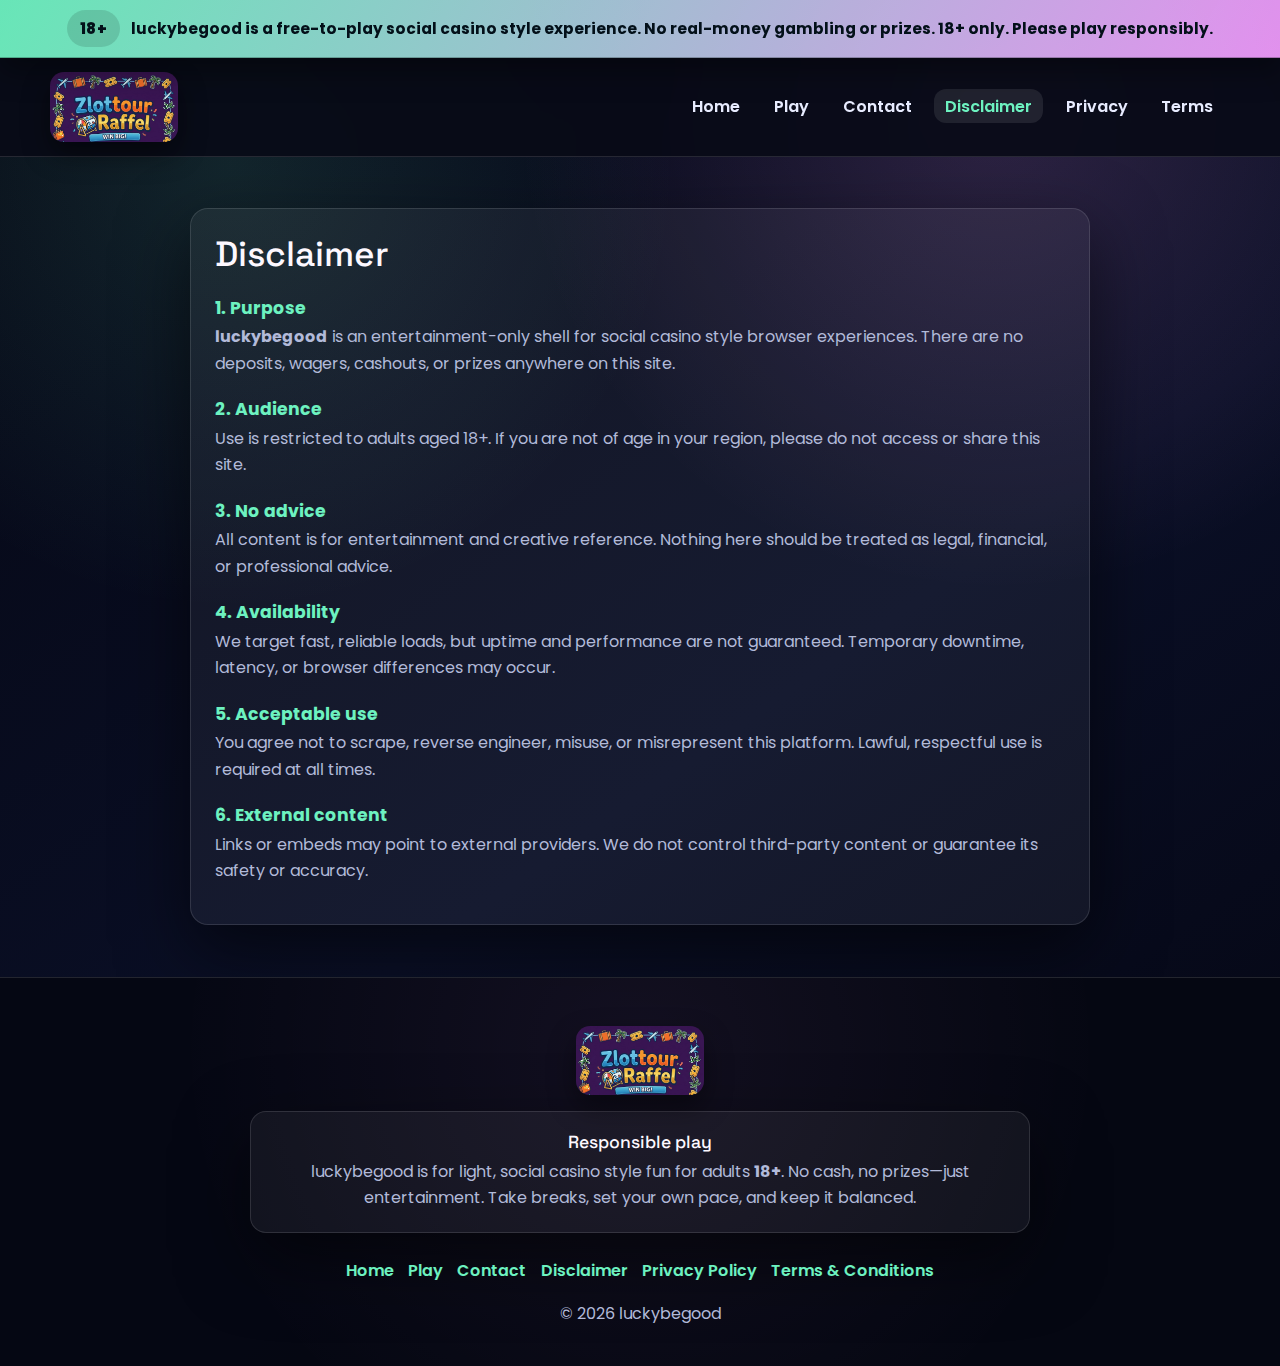
<file: disclaimer/index.html>
<!doctype html>
<html lang="en">
<head>
  <meta charset="utf-8">
  <meta name="viewport" content="width=device-width, initial-scale=1">
  <title>Disclaimer - luckybegood</title>
  <meta name="description" content="Disclaimer for luckybegood, a free-to-play, 18+ social casino style experience with no monetary prizes or deposits.">
  <link rel="preconnect" href="https://fonts.googleapis.com">
  <link rel="preconnect" href="https://fonts.gstatic.com" crossorigin>
  <link href="https://fonts.googleapis.com/css2?family=Poppins:wght@400;500;600;700&family=Space+Grotesk:wght@500;600;700&display=swap" rel="stylesheet">
  <link href="https://cdn.jsdelivr.net/npm/bootstrap@5.3.3/dist/css/bootstrap.min.css" rel="stylesheet">
  <link rel="stylesheet" href="https://cdnjs.cloudflare.com/ajax/libs/font-awesome/6.5.2/css/all.min.css">
  <link rel="icon" href="/favicon.ico">
  <link rel="apple-touch-icon" sizes="180x180" href="/apple-touch-icon.png">
  <style>
:root{--bg:#050713;--bg-2:#0a0f26;--text:#e8ecff;--muted:#b2bad9;--heading:#fdf8ff;--accent:#6df2c0;--accent-2:#f39cfe;--card:rgba(255,255,255,0.05);--card-strong:rgba(255,255,255,0.09);--border:rgba(255,255,255,0.12);--shadow:0 26px 70px rgba(0,0,0,0.55);--radius:18px;--font-heading:"Space Grotesk","Inter",system-ui,sans-serif;--font-body:"Poppins","Inter",system-ui,sans-serif;}*{box-sizing:border-box}body.nova-shell-p7q4{margin:0;min-height:100vh;font-family:var(--font-body);color:var(--text);background:radial-gradient(circle at 18% 12%, rgba(109,242,192,0.12), transparent 28%),radial-gradient(circle at 78% 8%, rgba(243,156,254,0.16), transparent 30%),linear-gradient(145deg, var(--bg), var(--bg-2) 55%, #040510);-webkit-font-smoothing:antialiased;line-height:1.65;}a{color:var(--accent);text-decoration:none;transition:color .15s ease,opacity .15s ease}a:hover{color:var(--accent-2);opacity:0.9}.link-accent-m8q5{color:var(--accent);font-weight:700}.link-accent-m8q5:hover{color:var(--accent-2)}img{max-width:100%;display:block}.shell-wrap-z4m2{width:min(1180px, 100% - 2.4rem);margin:0 auto}
.alert-strip-f2m7{background:linear-gradient(120deg, rgba(109,242,192,0.95), rgba(243,156,254,0.92));color:#031019;padding:0.6rem 0;font-weight:700;border-bottom:1px solid rgba(0,0,0,0.25);box-shadow:0 14px 28px rgba(0,0,0,0.35);position:relative;z-index:70;}
.alert-inner-v7x1{display:flex;align-items:center;justify-content:center;gap:0.7rem;flex-wrap:wrap;font-size:0.96rem;}
.alert-pill-x6c4{background:rgba(0,0,0,0.12);color:#031019;padding:0.38rem 0.78rem;border-radius:999px;font-weight:800;letter-spacing:0.5px;}
.nav-rail-q5h8{background:rgba(8,10,22,0.9);backdrop-filter:blur(14px);border-bottom:1px solid var(--border);position:sticky;top:0;z-index:60;padding:0.9rem 0;}
.nav-rail-q5h8 .navbar-brand{display:flex;align-items:center;gap:0.65rem;padding:0;}
.brand-logo-u8b4{width:128px;height:auto;border-radius:14px;box-shadow:0 12px 28px rgba(0,0,0,0.45);}
.nav-link-u4e7{color:var(--text);font-weight:600;margin:0 0.35rem;padding:0.35rem 0.7rem;border-radius:12px;transition:background .15s ease,color .15s ease;}
.nav-link-u4e7.active,.nav-link-u4e7:hover{background:var(--card-strong);color:var(--accent);}
.navbar-toggler{border:1px solid var(--border);color:var(--text)}
.navbar-toggler:focus{box-shadow:0 0 0 3px rgba(109,242,192,0.2)}
.section-title-m3y2{font-family:var(--font-heading);color:var(--heading);font-size:2.2rem;margin:0 0 0.45rem;}
.section-sub-p0c6{margin:0 0 1rem;color:var(--muted)}
.notice-slab-n7b6{padding:3.2rem 0;}
.notice-box-a9r0{max-width:900px;margin:0 auto;background:var(--card);border:1px solid var(--border);padding:1.5rem;border-radius:18px;box-shadow:var(--shadow);}
.subheading-c8q2{color:var(--accent);font-size:1.08rem;margin:1.4rem 0 0.35rem;font-weight:700;}
.footer-bar-c6u3{background:rgba(5,7,18,0.94);color:var(--text);text-align:center;padding:3rem 1rem 2.4rem;border-top:1px solid var(--border);position:relative;overflow:hidden;}
.footer-bar-c6u3::before{content:"";position:absolute;inset:0;background:radial-gradient(circle at 50% 18%, rgba(243,156,254,0.06), transparent 65%);z-index:0;}
.footer-bar-c6u3 .shell-wrap-z4m2{position:relative;z-index:1}
.footer-brand-u2m9{display:flex;align-items:center;justify-content:center;gap:0.75rem;margin-bottom:1rem;}
.footer-note-w0e3{background:var(--card);border:1px solid var(--border);color:var(--muted);max-width:780px;margin:0 auto 1.6rem;padding:1.25rem;border-radius:16px;box-shadow:var(--shadow);}
.footer-list-z1t5{display:flex;justify-content:center;gap:0.9rem;flex-wrap:wrap;padding:0;margin:0 0 1rem;list-style:none;}
.footer-list-z1t5 a{color:var(--accent);font-weight:600}
.footer-list-z1t5 a:hover{color:var(--accent-2)}
.footer-copy-l5u7{color:var(--muted);margin:0}
.scroll-top-d8n2{position:fixed;right:22px;bottom:22px;width:46px;height:46px;border-radius:50%;border:none;background:var(--accent);color:#051019;display:flex;align-items:center;justify-content:center;cursor:pointer;box-shadow:0 16px 34px rgba(0,0,0,0.55);opacity:0;visibility:hidden;transition:all .16s ease;z-index:90;}
.scroll-top-d8n2.show{opacity:1;visibility:visible}
.scroll-top-d8n2:hover{background:var(--accent-2)}
.sr-only{position:absolute;width:1px;height:1px;padding:0;margin:-1px;overflow:hidden;clip:rect(0,0,0,0);border:0;}
@media(max-width:768px){.nav-rail-q5h8{padding:0.75rem 0}}
@media(max-width:576px){.brand-logo-u8b4{width:112px}}
  </style>
</head>
<body class="nova-shell-p7q4">

<div class="alert-strip-f2m7">
  <div class="shell-wrap-z4m2 alert-inner-v7x1">
    <span class="alert-pill-x6c4">18+</span>
    <span>luckybegood is a free-to-play social casino style experience. No real-money gambling or prizes. 18+ only. Please play responsibly.</span>
  </div>
</div>

<nav class="navbar navbar-expand-lg nav-rail-q5h8">
  <div class="shell-wrap-z4m2 d-flex align-items-center justify-content-between">
    <a class="navbar-brand" href="/">
      <img class="brand-logo-u8b4" src="../assets/img.png" alt="luckybegood logo">
      <span class="sr-only">luckybegood</span>
    </a>
    <button class="navbar-toggler" type="button" data-bs-toggle="collapse" data-bs-target="#navMenu" aria-controls="navMenu" aria-expanded="false" aria-label="Toggle navigation">
      <span class="navbar-toggler-icon"><i class="fas fa-bars"></i></span>
    </button>
    <div class="collapse navbar-collapse justify-content-end" id="navMenu">
      <ul class="navbar-nav mb-2 mb-lg-0 align-items-lg-center">
        <li class="nav-item"><a class="nav-link-u4e7" href="/">Home</a></li>
        <li class="nav-item"><a class="nav-link-u4e7" href="/play">Play</a></li>
        <li class="nav-item"><a class="nav-link-u4e7" href="/#contact">Contact</a></li>
        <li class="nav-item"><a class="nav-link-u4e7 active" href="/disclaimer">Disclaimer</a></li>
        <li class="nav-item"><a class="nav-link-u4e7" href="/privacy-policy">Privacy</a></li>
        <li class="nav-item"><a class="nav-link-u4e7" href="/terms-and-conditions">Terms</a></li>
      </ul>
    </div>
  </div>
</nav>

<section id="disclaimer" class="notice-slab-n7b6">
  <div class="shell-wrap-z4m2">
    <div class="notice-box-a9r0">
      <h2 class="section-title-m3y2">Disclaimer</h2>
      <h3 class="subheading-c8q2">1. Purpose</h3>
      <p class="section-sub-p0c6"><strong>luckybegood</strong> is an entertainment-only shell for social casino style browser experiences. There are no deposits, wagers, cashouts, or prizes anywhere on this site.</p>
      <h3 class="subheading-c8q2">2. Audience</h3>
      <p class="section-sub-p0c6">Use is restricted to adults aged 18+. If you are not of age in your region, please do not access or share this site.</p>
      <h3 class="subheading-c8q2">3. No advice</h3>
      <p class="section-sub-p0c6">All content is for entertainment and creative reference. Nothing here should be treated as legal, financial, or professional advice.</p>
      <h3 class="subheading-c8q2">4. Availability</h3>
      <p class="section-sub-p0c6">We target fast, reliable loads, but uptime and performance are not guaranteed. Temporary downtime, latency, or browser differences may occur.</p>
      <h3 class="subheading-c8q2">5. Acceptable use</h3>
      <p class="section-sub-p0c6">You agree not to scrape, reverse engineer, misuse, or misrepresent this platform. Lawful, respectful use is required at all times.</p>
      <h3 class="subheading-c8q2">6. External content</h3>
      <p class="section-sub-p0c6">Links or embeds may point to external providers. We do not control third-party content or guarantee its safety or accuracy.</p>
    </div>
  </div>
</section>

<footer class="footer-bar-c6u3">
  <div class="shell-wrap-z4m2">
    <div class="footer-brand-u2m9">
      <img class="brand-logo-u8b4" src="../assets/img.png" alt="luckybegood logo">
      <span class="sr-only">luckybegood</span>
    </div>
    <div class="footer-note-w0e3">
      <h5 class="section-title-m3y2" style="margin-bottom:0.35rem; font-size:1.1rem;">Responsible play</h5>
      <p class="section-sub-p0c6" style="margin:0;">
        luckybegood is for light, social casino style fun for adults <strong>18+</strong>. No cash, no prizes—just entertainment.
        Take breaks, set your own pace, and keep it balanced.
      </p>
    </div>
    <ul class="footer-list-z1t5">
      <li><a href="/">Home</a></li>
      <li><a href="/play">Play</a></li>
      <li><a href="/#contact">Contact</a></li>
      <li><a href="/disclaimer">Disclaimer</a></li>
      <li><a href="/privacy-policy">Privacy Policy</a></li>
      <li><a href="/terms-and-conditions">Terms &amp; Conditions</a></li>
    </ul>
    <p class="footer-copy-l5u7">© <span data-year></span> luckybegood</p>
  </div>
</footer>

<button id="hubScrollTop" class="scroll-top-d8n2" aria-label="Scroll to top">
  <i class="fas fa-chevron-up"></i>
</button>

<script src="https://cdn.jsdelivr.net/npm/bootstrap@5.3.3/dist/js/bootstrap.bundle.min.js"></script>
<script src="../assets/main.js" defer></script>
</body>
</html>
</file>
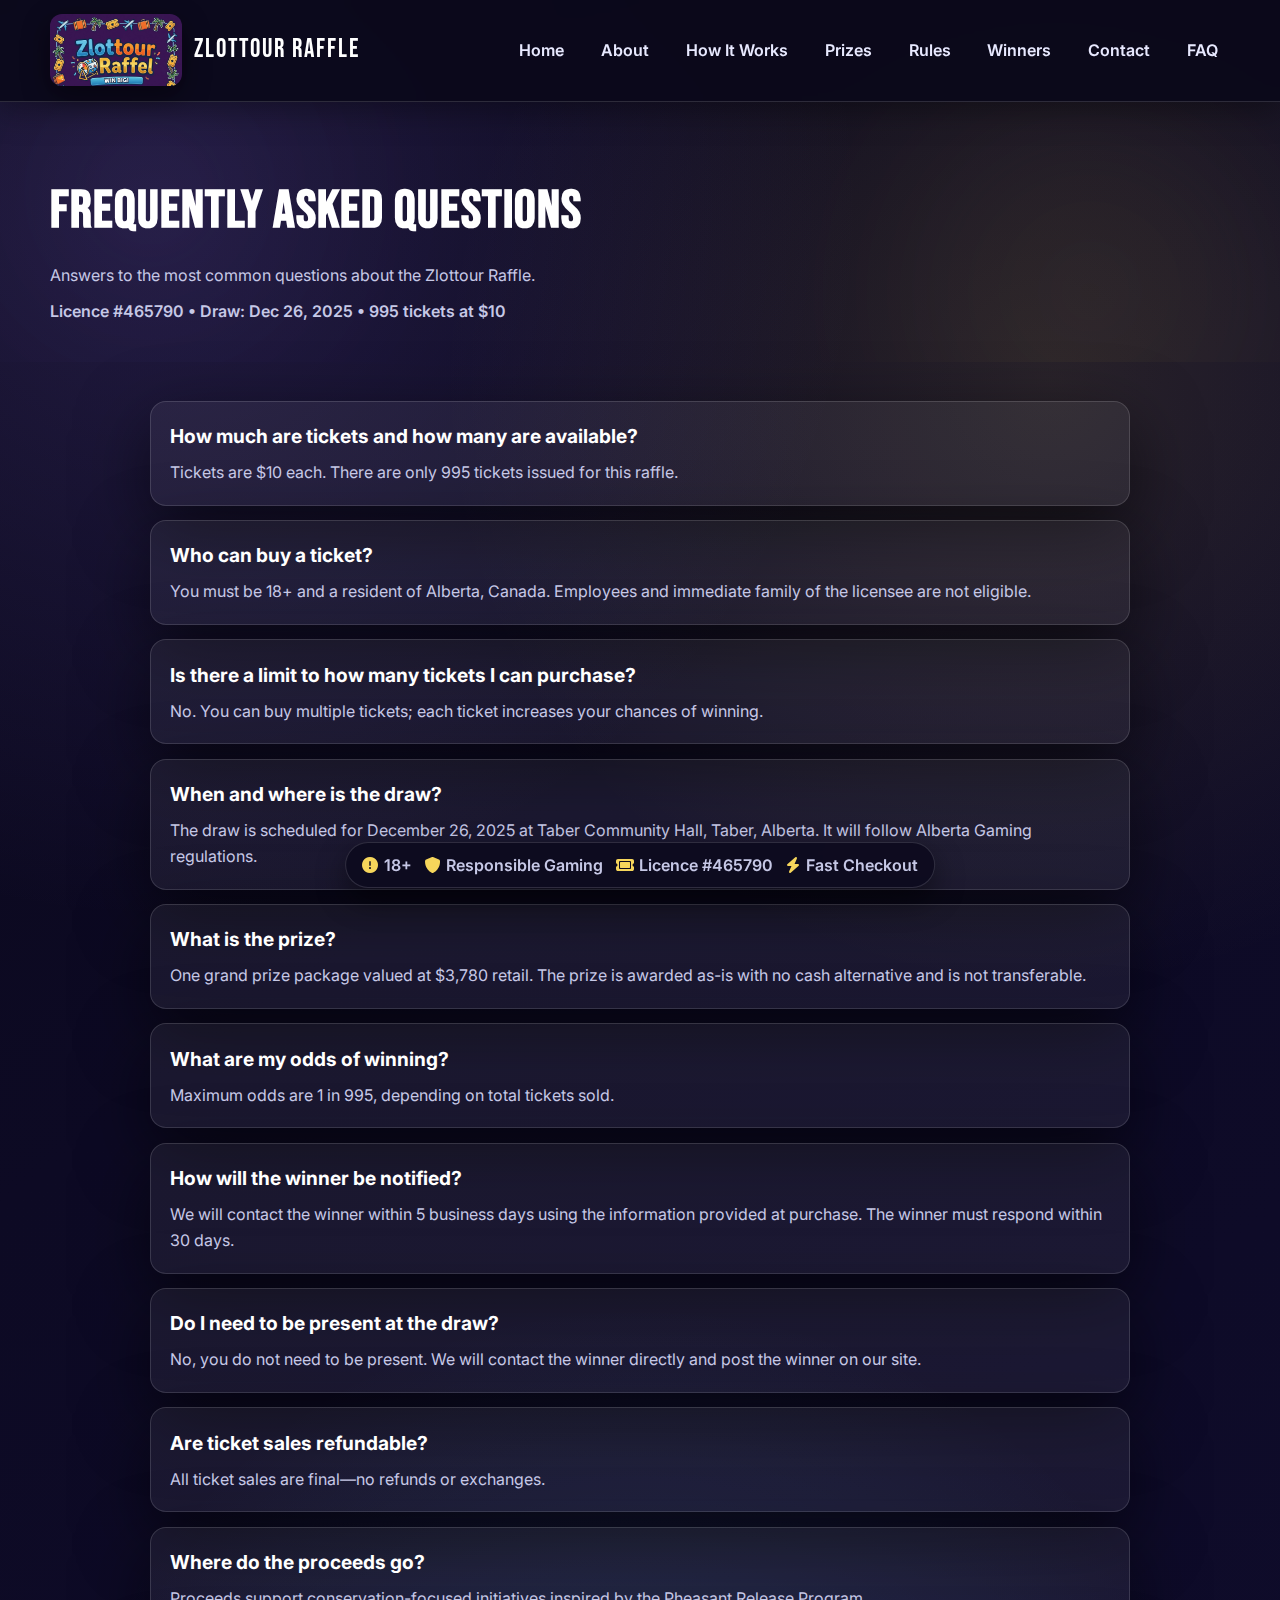
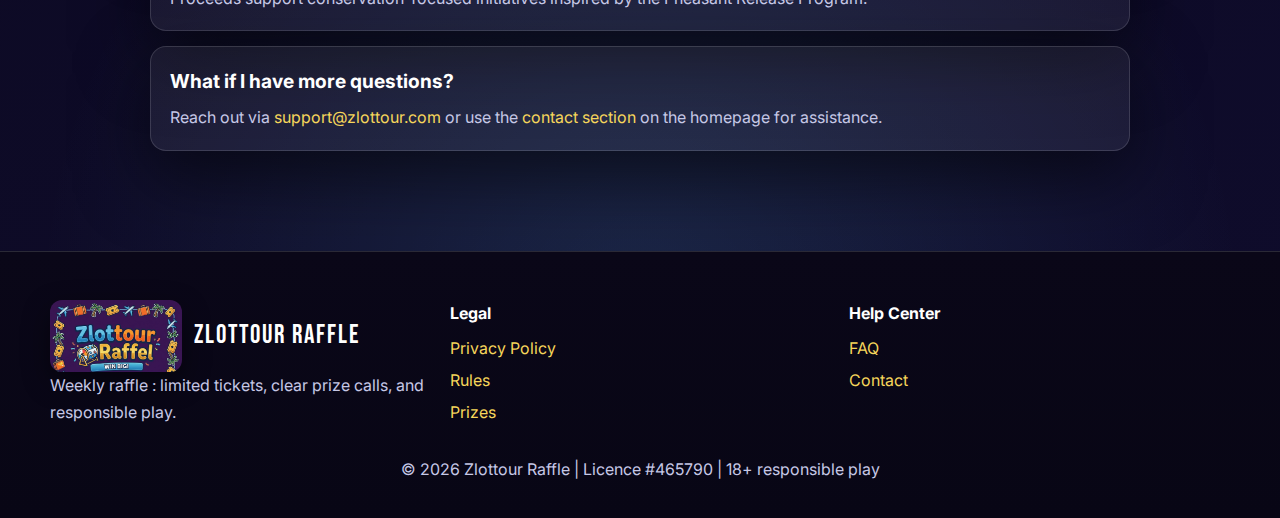
<file: faq/index.html>
<!doctype html>
<html lang="en">
<head>
  <meta charset="utf-8">
  <meta name="viewport" content="width=device-width, initial-scale=1">
  <link rel="icon" type="image/x-icon" href="/favicon.ico">
  <title>FAQ — Zlottour Raffle</title>
  <meta name="description" content="FAQ for Zlottour Raffle: $10 tickets (995 total), $3,780 prize, draw Dec 26, 2025, licence #465790. Eligibility, odds, notifications, refunds, and proceeds.">
  <link rel="preconnect" href="https://fonts.googleapis.com">
  <link rel="preconnect" href="https://fonts.gstatic.com" crossorigin>
  <link href="https://fonts.googleapis.com/css2?family=Inter:wght@400;500;600;700;800;900&family=Bebas+Neue&display=swap" rel="stylesheet">
  <link rel="stylesheet" href="https://cdnjs.cloudflare.com/ajax/libs/font-awesome/6.5.2/css/all.min.css">
  <style>
:root{
  --bg: #0d0b21;
  --panel: rgba(255,255,255,0.06);
  --panel-strong: rgba(255,255,255,0.1);
  --text: #e8e9ff;
  --muted: #c6c8e6;
  --heading: #ffffff;
  --accent: #f6d65b;
  --secondary: #9a7bff;
  --primary: #130f2e;
  --border: rgba(255,255,255,0.14);
  --radius: 16px;
  --shadow: 0 24px 70px rgba(0,0,0,0.55);
  --font-display: "Bebas Neue", "Inter", system-ui, sans-serif;
  --font-body: "Inter", system-ui, sans-serif;
}
*{box-sizing:border-box}
body{margin:0; font-family:var(--font-body); background:radial-gradient(circle at 12% 10%, rgba(154,123,255,0.16), transparent 32%),radial-gradient(circle at 82% 18%, rgba(246,214,91,0.12), transparent 30%),radial-gradient(circle at 50% 90%, rgba(108,205,255,0.14), transparent 30%),linear-gradient(145deg, #0a0819 0%, #0d0a24 40%, #0f0c2c 100%); color:var(--text); line-height:1.65; min-height:100vh; -webkit-font-smoothing:antialiased}
a{color:var(--accent); text-decoration:none; transition:color .18s ease, opacity .18s ease}
a:hover{color:var(--secondary); opacity:0.92}
.container{width:min(1180px, 100% - 2.4rem); margin:0 auto}

.topbar{position:sticky; top:0; z-index:80; background:rgba(10,8,25,0.9); backdrop-filter:blur(16px); border-bottom:1px solid var(--border); box-shadow:0 8px 30px rgba(0,0,0,0.35)}
.nav-wrap{display:flex; align-items:center; justify-content:space-between; gap:1rem; padding:0.9rem 0}
.brand{display:flex; align-items:center; gap:0.75rem}
.brand img{width:132px; border-radius:12px; box-shadow:0 10px 28px rgba(0,0,0,0.45)}
.brand-name{font-family:var(--font-display); letter-spacing:2px; font-size:1.6rem; color:var(--heading)}
.nav-links{display:flex; align-items:center; gap:0.8rem}
.nav-links a{color:var(--text); font-weight:600; padding:0.45rem 0.75rem; border-radius:12px; transition:background .15s ease, color .15s ease}
.nav-links a:hover{background:var(--panel); color:var(--accent)}
.nav-links .btn{padding:0.72rem 1rem}
.menu-toggle{display:none; background:var(--panel); border:1px solid var(--border); color:var(--text); padding:0.55rem 0.75rem; border-radius:12px}

.btn{display:inline-flex; align-items:center; justify-content:center; gap:0.45rem; padding:0.78rem 1.6rem; border-radius:12px; font-weight:700; border:1px solid transparent; cursor:pointer; transition:transform .16s ease, box-shadow .2s ease, background .2s ease, color .2s ease}
.btn{white-space:nowrap}
.btn.primary{background:linear-gradient(135deg, var(--secondary), var(--accent)); color:#0b0920; box-shadow:0 12px 36px rgba(0,0,0,0.35)}
.btn.primary:hover{transform:translateY(-2px)}
.btn.ghost{background:var(--panel); border-color:var(--border); color:var(--text)}
.btn.ghost:hover{color:var(--accent)}

.hero{position:relative; overflow:hidden; padding:clamp(2.6rem, 6vw, 4rem) 0 2.4rem}
.hero::before,.hero::after{content:""; position:absolute; width:420px; height:420px; border-radius:50%; filter:blur(120px); opacity:0.35; z-index:0}
.hero::before{top:-120px; left:-60px; background:radial-gradient(circle, rgba(154,123,255,0.45), transparent 60%)}
.hero::after{bottom:-140px; right:-20px; background:radial-gradient(circle, rgba(246,214,91,0.4), transparent 60%)}
.hero-inner{position:relative; z-index:1; display:grid; grid-template-columns:1fr; gap:0.4rem; text-align:left}
.hero-title{font-family:var(--font-display); font-size:clamp(2.3rem, 5vw, 3.4rem); letter-spacing:1px; margin:0 0 0.4rem; color:var(--heading)}
.hero-sub{color:var(--muted); margin:0 0 0.6rem; max-width:880px}
.meta{color:var(--muted); font-weight:600; margin:0}

.faq-section{padding:2.4rem 0; max-width:980px; margin:0 auto}
.faq-item{background:var(--panel); border:1px solid var(--border); border-radius:16px; padding:1.2rem; box-shadow:var(--shadow); margin-bottom:0.9rem}
.faq-item h3{margin:0 0 0.4rem; color:var(--heading); font-size:1.2rem}
.faq-item p{margin:0; color:var(--muted)}

.highlight{background:var(--panel-strong); border:1px solid var(--border); border-left:4px solid var(--accent); border-radius:14px; padding:1.2rem; box-shadow:var(--shadow); margin:1.2rem 0; color:var(--muted)}
.highlight strong{color:var(--heading)}

.footer{background:linear-gradient(180deg, #0a0718, #080615); border-top:1px solid var(--border); padding:3rem 0 2.2rem; margin-top:3rem}
.footer-grid{display:grid; grid-template-columns:repeat(auto-fit, minmax(240px, 1fr)); gap:1.2rem; margin-bottom:1.6rem}
.footer h4{margin:0 0 0.5rem; color:var(--heading)}
.footer p{margin:0; color:var(--muted)}
.footer ul{list-style:none; padding:0; margin:0}
.footer li{margin:0.35rem 0}
.footer-copy{text-align:center; color:var(--muted); margin:0}

.sticky-ribbon{position:fixed; bottom:12px; left:50%; transform:translateX(-50%); background:rgba(12,10,30,0.9); border:1px solid var(--border); border-radius:999px; padding:0.55rem 1rem; display:flex; align-items:center; gap:0.8rem; box-shadow:0 12px 30px rgba(0,0,0,0.45); backdrop-filter:blur(10px); z-index:60; flex-wrap:wrap}
.sticky-ribbon .item{display:flex; align-items:center; gap:0.35rem; color:var(--muted); font-weight:600}
.sticky-ribbon .item i{color:var(--accent)}

.scroll-top{position:fixed; right:18px; bottom:70px; width:46px; height:46px; border-radius:50%; border:none; background:var(--accent); color:#0b0920; display:flex; align-items:center; justify-content:center; cursor:pointer; box-shadow:0 14px 34px rgba(0,0,0,0.55); opacity:0; visibility:hidden; transition:all .16s; z-index:65}
.scroll-top.show{opacity:1; visibility:visible}
.scroll-top:hover{background:var(--secondary); color:#fff}

@media (max-width: 960px){
  .nav-links{position:absolute; left:0; right:0; top:100%; background:rgba(10,8,25,0.96); padding:0.8rem 1.2rem 1rem; flex-direction:column; align-items:flex-start; border-bottom:1px solid var(--border); display:none}
  .nav-links.open{display:flex}
  .menu-toggle{display:inline-flex}
}
@media (max-width: 720px){
  .brand img{width:112px}
  .sticky-ribbon{bottom:14px; border-radius:16px}
}
  </style>
</head>
<body class="Zlottour">
  <header class="topbar">
    <div class="container nav-wrap">
      <a class="brand" href="/">
        <img src="../assets/img.png" alt="Zlottour logo">
        <span class="brand-name">Zlottour Raffle</span>
      </a>
      <button class="menu-toggle" type="button" aria-label="Toggle menu" data-menu-toggle>
        <i class="fa-solid fa-bars"></i>
      </button>
      <nav class="nav-links" id="navMenu">
        <a href="/">Home</a>
        <a href="/#impact">About</a>
        <a href="/#how">How It Works</a>
        <a href="/prizes">Prizes</a>
        <a href="/rules">Rules</a>
        <a href="/#winners">Winners</a>
        <a href="/#contact">Contact</a>
        <a href="/faq">FAQ</a>
      </nav>
    </div>
  </header>

  <main>
    <section class="hero" id="faq">
      <div class="container hero-inner">
        <div>
          <h1 class="hero-title">Frequently Asked Questions</h1>
          <p class="hero-sub">Answers to the most common questions about the Zlottour Raffle.</p>
          <p class="meta">Licence #465790 • Draw: Dec 26, 2025 • 995 tickets at $10</p>
        </div>
      </div>
    </section>

    <section class="faq-section" aria-labelledby="faq-list">
      <div class="faq-item">
        <h3>How much are tickets and how many are available?</h3>
        <p>Tickets are $10 each. There are only 995 tickets issued for this raffle.</p>
      </div>

      <div class="faq-item">
        <h3>Who can buy a ticket?</h3>
        <p>You must be 18+ and a resident of Alberta, Canada. Employees and immediate family of the licensee are not eligible.</p>
      </div>

      <div class="faq-item">
        <h3>Is there a limit to how many tickets I can purchase?</h3>
        <p>No. You can buy multiple tickets; each ticket increases your chances of winning.</p>
      </div>

      <div class="faq-item">
        <h3>When and where is the draw?</h3>
        <p>The draw is scheduled for December 26, 2025 at Taber Community Hall, Taber, Alberta. It will follow Alberta Gaming regulations.</p>
      </div>

      <div class="faq-item">
        <h3>What is the prize?</h3>
        <p>One grand prize package valued at $3,780 retail. The prize is awarded as-is with no cash alternative and is not transferable.</p>
      </div>

      <div class="faq-item">
        <h3>What are my odds of winning?</h3>
        <p>Maximum odds are 1 in 995, depending on total tickets sold.</p>
      </div>

      <div class="faq-item">
        <h3>How will the winner be notified?</h3>
        <p>We will contact the winner within 5 business days using the information provided at purchase. The winner must respond within 30 days.</p>
      </div>

      <div class="faq-item">
        <h3>Do I need to be present at the draw?</h3>
        <p>No, you do not need to be present. We will contact the winner directly and post the winner on our site.</p>
      </div>

      <div class="faq-item">
        <h3>Are ticket sales refundable?</h3>
        <p>All ticket sales are final—no refunds or exchanges.</p>
      </div>

      <div class="faq-item">
        <h3>Where do the proceeds go?</h3>
        <p>Proceeds support conservation-focused initiatives inspired by the Pheasant Release Program.</p>
      </div>

      <div class="faq-item">
        <h3>What if I have more questions?</h3>
        <p>Reach out via <a href="mailto:support@zlottour.com">support@zlottour.com</a> or use the <a href="/#contact">contact section</a> on the homepage for assistance.</p>
      </div>
    </section>
  </main>

  <footer class="footer">
    <div class="container">
      <div class="footer-grid">
        <div>
          <div class="brand">
            <img src="../assets/img.png" alt="Zlottour logo">
            <span class="brand-name">Zlottour Raffle</span>
          </div>
          <p>Weekly raffle : limited tickets, clear prize calls, and responsible play.</p>
        </div>
        <div>
          <h4>Legal</h4>
          <ul>
            <li><a href="/privacy-policy">Privacy Policy</a></li>
            <li><a href="/rules">Rules</a></li>
            <li><a href="/prizes">Prizes</a></li>
          </ul>
        </div>
        <div>
          <h4>Help Center</h4>
          <ul>
            <li><a href="/faq">FAQ</a></li>
            <li><a href="/#contact">Contact</a></li>
          </ul>
        </div>
      </div>
      <p class="footer-copy">© <span data-year></span> Zlottour Raffle | Licence #465790 | 18+ responsible play</p>
    </div>
  </footer>

  <div class="sticky-ribbon">
    <div class="item"><i class="fa-solid fa-circle-exclamation"></i> 18+</div>
    <div class="item"><i class="fa-solid fa-shield"></i> Responsible Gaming</div>
    <div class="item"><i class="fa-solid fa-ticket"></i> Licence #465790</div>
    <div class="item"><i class="fa-solid fa-bolt"></i> Fast Checkout</div>
  </div>

  <button id="hubScrollTop" class="scroll-top" aria-label="Scroll to top">
    <i class="fa-solid fa-chevron-up"></i>
  </button>

  <script src="../assets/main.js" defer></script>
</body>
</html>
</file>
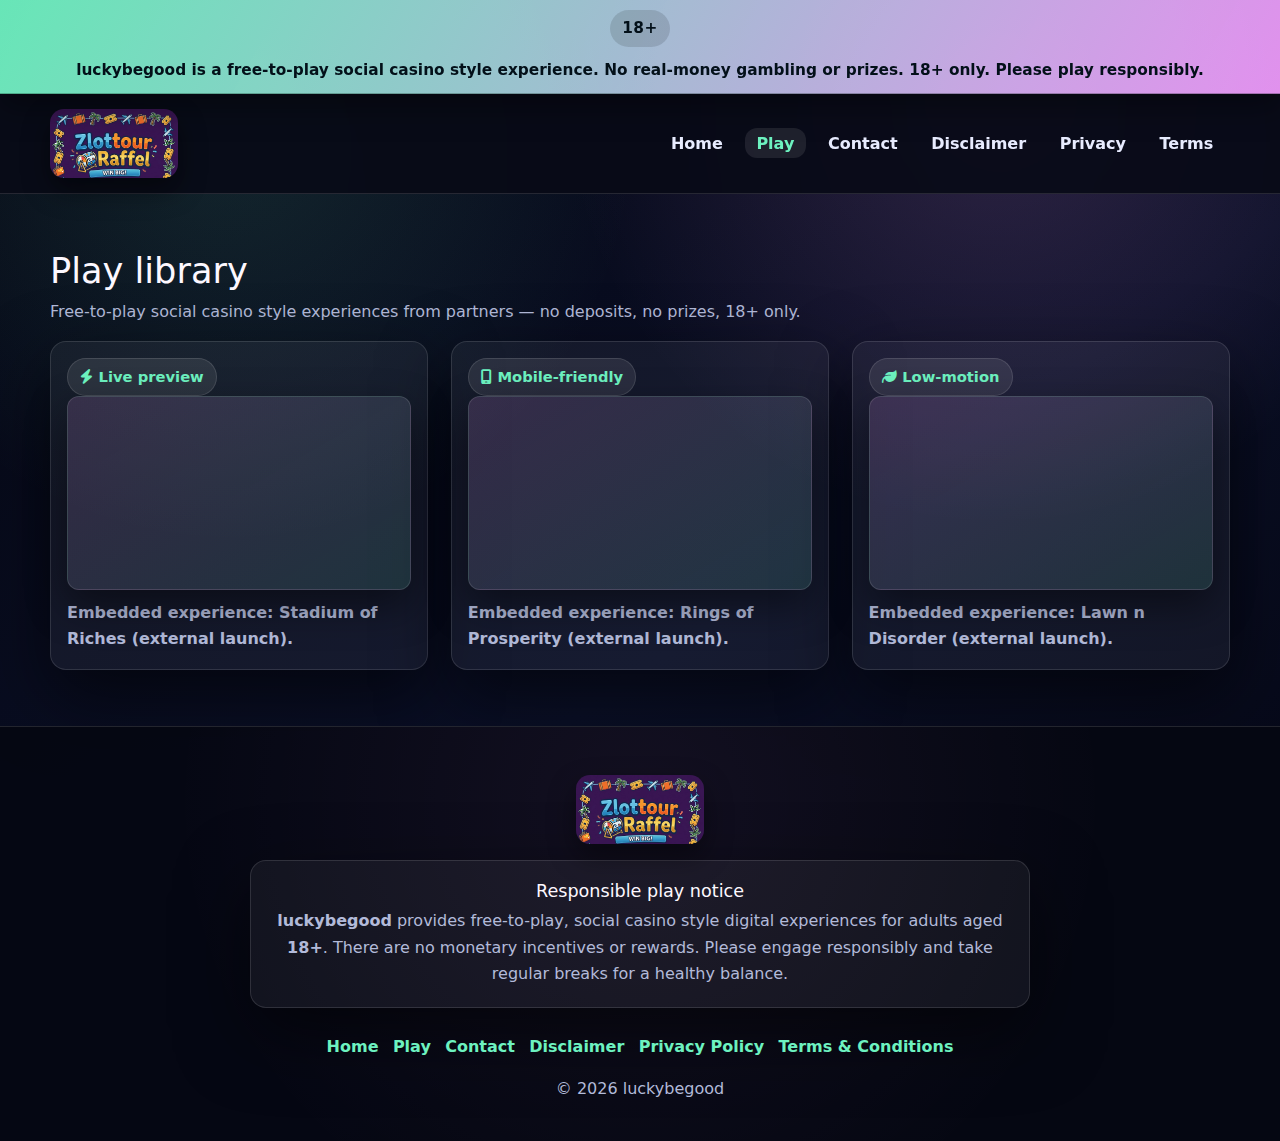
<file: play/index.html>
<!doctype html>
<html lang="en">
<head>
  <meta charset="utf-8">
  <meta name="viewport" content="width=device-width, initial-scale=1">
  <title>Play — luckybegood</title>
  <meta name="description" content="Play free-to-play social casino style experiences on luckybegood. No real-money gambling or prizes. 18+ only.">
  <link rel="icon" href="/favicon.ico">
  <link rel="apple-touch-icon" sizes="180x180" href="/apple-touch-icon.png">
  <link href="https://cdn.jsdelivr.net/npm/bootstrap@5.3.3/dist/css/bootstrap.min.css" rel="stylesheet">
  <link rel="stylesheet" href="https://cdnjs.cloudflare.com/ajax/libs/font-awesome/6.5.2/css/all.min.css">
  <style>
:root{
  --bg:#050713;
  --bg-2:#0a0f26;
  --text:#e8ecff;
  --muted:#b2bad9;
  --heading:#fdf8ff;
  --accent:#6df2c0;
  --accent-2:#f39cfe;
  --card:rgba(255,255,255,0.05);
  --card-strong:rgba(255,255,255,0.09);
  --border:rgba(255,255,255,0.12);
  --shadow:0 26px 70px rgba(0,0,0,0.55);
  --radius:18px;
  --font-heading:"Space Grotesk","Inter",system-ui,sans-serif;
  --font-body:"Poppins","Inter",system-ui,sans-serif;
}
*{box-sizing:border-box}
body.nova-shell-p7q4{
  margin:0;
  min-height:100vh;
  font-family:var(--font-body);
  color:var(--text);
  background:
    radial-gradient(circle at 18% 12%, rgba(109,242,192,0.12), transparent 28%),
    radial-gradient(circle at 78% 8%, rgba(243,156,254,0.16), transparent 30%),
    linear-gradient(145deg, var(--bg), var(--bg-2) 55%, #040510);
  -webkit-font-smoothing:antialiased;
  line-height:1.65;
}
a{color:var(--accent); text-decoration:none; transition:color .15s ease,opacity .15s ease}
a:hover{color:var(--accent-2); opacity:0.9}
.link-accent-m8q5{color:var(--accent); font-weight:700}
.link-accent-m8q5:hover{color:var(--accent-2)}
img{max-width:100%; display:block}
.shell-wrap-z4m2{width:min(1180px, 100% - 2.4rem); margin:0 auto}

.alert-strip-f2m7{background:linear-gradient(120deg, rgba(109,242,192,0.95), rgba(243,156,254,0.92)); color:#031019; padding:0.6rem 0; font-weight:700; border-bottom:1px solid rgba(0,0,0,0.25); box-shadow:0 14px 28px rgba(0,0,0,0.35); position:relative; z-index:70;}
.alert-inner-v7x1{display:flex; align-items:center; justify-content:center; gap:0.7rem; flex-wrap:wrap; font-size:0.96rem;}
.alert-pill-x6c4{background:rgba(0,0,0,0.12); color:#031019; padding:0.38rem 0.78rem; border-radius:999px; font-weight:800; letter-spacing:0.5px;}

.nav-rail-q5h8{background:rgba(8,10,22,0.9); backdrop-filter:blur(14px); border-bottom:1px solid var(--border); position:sticky; top:0; z-index:60; padding:0.9rem 0;}
.nav-rail-q5h8 .navbar-brand{display:flex; align-items:center; gap:0.65rem; padding:0;}
.brand-logo-u8b4{width:128px; height:auto; border-radius:14px; box-shadow:0 12px 28px rgba(0,0,0,0.45);}
.nav-link-u4e7{color:var(--text); font-weight:600; margin:0 0.35rem; padding:0.35rem 0.7rem; border-radius:12px; transition:background .15s ease,color .15s ease;}
.nav-link-u4e7.active,.nav-link-u4e7:hover{background:var(--card-strong); color:var(--accent);}
.navbar-toggler{border:1px solid var(--border); color:var(--text)}
.navbar-toggler:focus{box-shadow:0 0 0 3px rgba(109,242,192,0.2)}

.btn-main-m2p9,.btn-ghost-r4d0{display:inline-flex; align-items:center; justify-content:center; gap:0.4rem; padding:0.82rem 1.7rem; border-radius:12px; font-weight:700; border:1px solid transparent; cursor:pointer; transition:transform .16s ease, box-shadow .2s ease, background .2s ease, color .2s ease; text-decoration:none;}
.btn-main-m2p9{background:linear-gradient(130deg, var(--accent), var(--accent-2)); color:#07111b; box-shadow:0 16px 36px rgba(0,0,0,0.42);}
.btn-main-m2p9:hover{transform:translateY(-2px)}
.btn-ghost-r4d0{background:var(--card); border-color:var(--border); color:var(--text);}
.btn-ghost-r4d0:hover{color:var(--accent)}

.section-title-m3y2{font-family:var(--font-heading); color:var(--heading); font-size:2.2rem; margin:0 0 0.45rem;}
.section-sub-p0c6{margin:0 0 1rem; color:var(--muted)}

.game-stack-t1y7{padding:3.5rem 0;}
.frame-grid-z9w2{display:grid; grid-template-columns:repeat(auto-fit, minmax(320px,1fr)); gap:1.4rem;}
.game-card-f6m4{background:var(--card); border:1px solid var(--border); border-radius:16px; padding:1rem; box-shadow:var(--shadow);}
.frame-box-p0q9{position:relative; width:100%; border-radius:12px; overflow:hidden; background:linear-gradient(150deg, rgba(243,156,254,0.15), rgba(109,242,192,0.12)); border:1px solid var(--border); box-shadow:0 16px 40px rgba(0,0,0,0.45);}
.frame-box-p0q9::before{content:""; display:block; padding-top:56.25%;}
.frame-box-p0q9 iframe{position:absolute; inset:0; width:100%; height:100%; border:0;}
.game-chip-e6s1{display:inline-flex; align-items:center; gap:0.35rem; padding:0.35rem 0.75rem; border-radius:999px; background:var(--card-strong); border:1px solid var(--border); color:var(--accent); font-weight:700; font-size:0.92rem;}
.game-caption-t3m8{margin:0.6rem 0 0; color:var(--muted); font-weight:600;}

.footer-bar-c6u3{background:rgba(5,7,18,0.94); color:var(--text); text-align:center; padding:3rem 1rem 2.4rem; border-top:1px solid var(--border); position:relative; overflow:hidden;}
.footer-bar-c6u3::before{content:""; position:absolute; inset:0; background:radial-gradient(circle at 50% 18%, rgba(243,156,254,0.06), transparent 65%); z-index:0;}
.footer-bar-c6u3 .shell-wrap-z4m2{position:relative; z-index:1}
.footer-brand-u2m9{display:flex; align-items:center; justify-content:center; gap:0.75rem; margin-bottom:1rem;}
.footer-note-w0e3{background:var(--card); border:1px solid var(--border); color:var(--muted); max-width:780px; margin:0 auto 1.6rem; padding:1.25rem; border-radius:16px; box-shadow:var(--shadow);}
.footer-list-z1t5{display:flex; justify-content:center; gap:0.9rem; flex-wrap:wrap; padding:0; margin:0 0 1rem; list-style:none;}
.footer-list-z1t5 a{color:var(--accent); font-weight:600}
.footer-list-z1t5 a:hover{color:var(--accent-2)}
.footer-copy-l5u7{color:var(--muted); margin:0}

.scroll-top-d8n2{position:fixed; right:22px; bottom:22px; width:46px; height:46px; border-radius:50%; border:none; background:var(--accent); color:#051019; display:flex; align-items:center; justify-content:center; cursor:pointer; box-shadow:0 16px 34px rgba(0,0,0,0.55); opacity:0; visibility:hidden; transition:all .16s ease; z-index:90;}
.scroll-top-d8n2.show{opacity:1; visibility:visible}
.scroll-top-d8n2:hover{background:var(--accent-2)}

.sr-only{position:absolute; width:1px; height:1px; padding:0; margin:-1px; overflow:hidden; clip:rect(0,0,0,0); border:0;}

@media (max-width: 768px){.nav-rail-q5h8{padding:0.75rem 0}}
@media (max-width: 576px){.brand-logo-u8b4{width:112px}}
  </style>
</head>
<body class="nova-shell-p7q4">

<div class="alert-strip-f2m7">
  <div class="shell-wrap-z4m2 alert-inner-v7x1">
    <span class="alert-pill-x6c4">18+</span>
    <span>luckybegood is a free-to-play social casino style experience. No real-money gambling or prizes. 18+ only. Please play responsibly.</span>
  </div>
</div>

<nav class="navbar navbar-expand-lg nav-rail-q5h8">
  <div class="shell-wrap-z4m2 d-flex align-items-center justify-content-between">
    <a class="navbar-brand" href="/">
      <img class="brand-logo-u8b4" src="../assets/img.png" alt="luckybegood logo">
      <span class="sr-only">luckybegood</span>
    </a>
    <button class="navbar-toggler" type="button" data-bs-toggle="collapse" data-bs-target="#navMenu" aria-controls="navMenu" aria-expanded="false" aria-label="Toggle navigation">
      <span class="navbar-toggler-icon"><i class="fas fa-bars"></i></span>
    </button>

    <div class="collapse navbar-collapse justify-content-end" id="navMenu">
      <ul class="navbar-nav mb-2 mb-lg-0 align-items-lg-center">
        <li class="nav-item"><a class="nav-link-u4e7" href="/">Home</a></li>
        <li class="nav-item"><a class="nav-link-u4e7 active" href="/play">Play</a></li>
        <li class="nav-item"><a class="nav-link-u4e7" href="/#contact">Contact</a></li>
        <li class="nav-item"><a class="nav-link-u4e7" href="/disclaimer">Disclaimer</a></li>
        <li class="nav-item"><a class="nav-link-u4e7" href="/privacy-policy">Privacy</a></li>
        <li class="nav-item"><a class="nav-link-u4e7" href="/terms-and-conditions">Terms</a></li>
      </ul>
    </div>
  </div>
</nav>

<main>
  <section class="game-stack-t1y7" id="play">
    <div class="shell-wrap-z4m2">
      <h1 class="section-title-m3y2">Play library</h1>
      <p class="section-sub-p0c6">Free-to-play social casino style experiences from partners — no deposits, no prizes, 18+ only.</p>
      <div class="frame-grid-z9w2">
        <div class="game-card-f6m4">
          <div class="game-chip-e6s1"><i class="fa-solid fa-bolt"></i>Live preview</div>
          <div class="frame-box-p0q9">
            <iframe src="https://released.playngonetwork.com/casino/ContainerLauncher?pid=2&gid=stadiumofriches&lang=en_GB&practice=1&channel=desktop&demo=2&refresh=1763688384036" title="Stadium of Riches" allowfullscreen loading="lazy"></iframe>
          </div>
          <p class="game-caption-t3m8">Embedded experience: Stadium of Riches (external launch).</p>
        </div>

        <div class="game-card-f6m4">
          <div class="game-chip-e6s1"><i class="fa-solid fa-mobile-screen"></i>Mobile-friendly</div>
          <div class="frame-box-p0q9">
            <iframe src="https://released.playngonetwork.com/casino/ContainerLauncher?pid=2&gid=ringsofprosperity&lang=en_GB&practice=1&channel=mobile&demo=2&refresh=1763688502976" title="Rings of Prosperity" allowfullscreen loading="lazy"></iframe>
          </div>
          <p class="game-caption-t3m8">Embedded experience: Rings of Prosperity (external launch).</p>
        </div>

        <div class="game-card-f6m4">
          <div class="game-chip-e6s1"><i class="fa-solid fa-leaf"></i>Low-motion</div>
          <div class="frame-box-p0q9">
            <iframe src="https://released.playngonetwork.com/casino/ContainerLauncher?pid=2&gid=lawnndisorder&lang=en_GB&practice=1&channel=mobile&demo=2&refresh=1763688570336" title="Lawn n Disorder" allowfullscreen loading="lazy"></iframe>
          </div>
          <p class="game-caption-t3m8">Embedded experience: Lawn n Disorder (external launch).</p>
        </div>
      </div>
    </div>
  </section>
</main>

<footer class="footer-bar-c6u3">
  <div class="shell-wrap-z4m2">
    <div class="footer-brand-u2m9">
      <img class="brand-logo-u8b4" src="../assets/img.png" alt="luckybegood logo">
      <span class="sr-only">luckybegood</span>
    </div>

    <div class="footer-note-w0e3">
      <h5 class="section-title-m3y2" style="margin-bottom:0.35rem; font-size:1.1rem;">Responsible play notice</h5>
      <p class="section-sub-p0c6" style="margin:0;">
        <strong>luckybegood</strong> provides free-to-play, social casino style digital experiences for adults aged
        <strong>18+</strong>. There are no monetary incentives or rewards. Please engage responsibly and take regular breaks
        for a healthy balance.
      </p>
    </div>

    <ul class="footer-list-z1t5">
      <li><a href="/">Home</a></li>
      <li><a href="/play">Play</a></li>
      <li><a href="/#contact">Contact</a></li>
      <li><a href="/disclaimer">Disclaimer</a></li>
      <li><a href="/privacy-policy">Privacy Policy</a></li>
      <li><a href="/terms-and-conditions">Terms &amp; Conditions</a></li>
    </ul>

    <p class="footer-copy-l5u7">© <span data-year></span> luckybegood</p>
  </div>
</footer>

<button id="hubScrollTop" class="scroll-top-d8n2" aria-label="Scroll to top">
  <i class="fas fa-chevron-up"></i>
</button>

<script src="https://cdn.jsdelivr.net/npm/bootstrap@5.3.3/dist/js/bootstrap.bundle.min.js"></script>
<script src="../assets/main.js" defer></script>
</body>
</html>
</file>
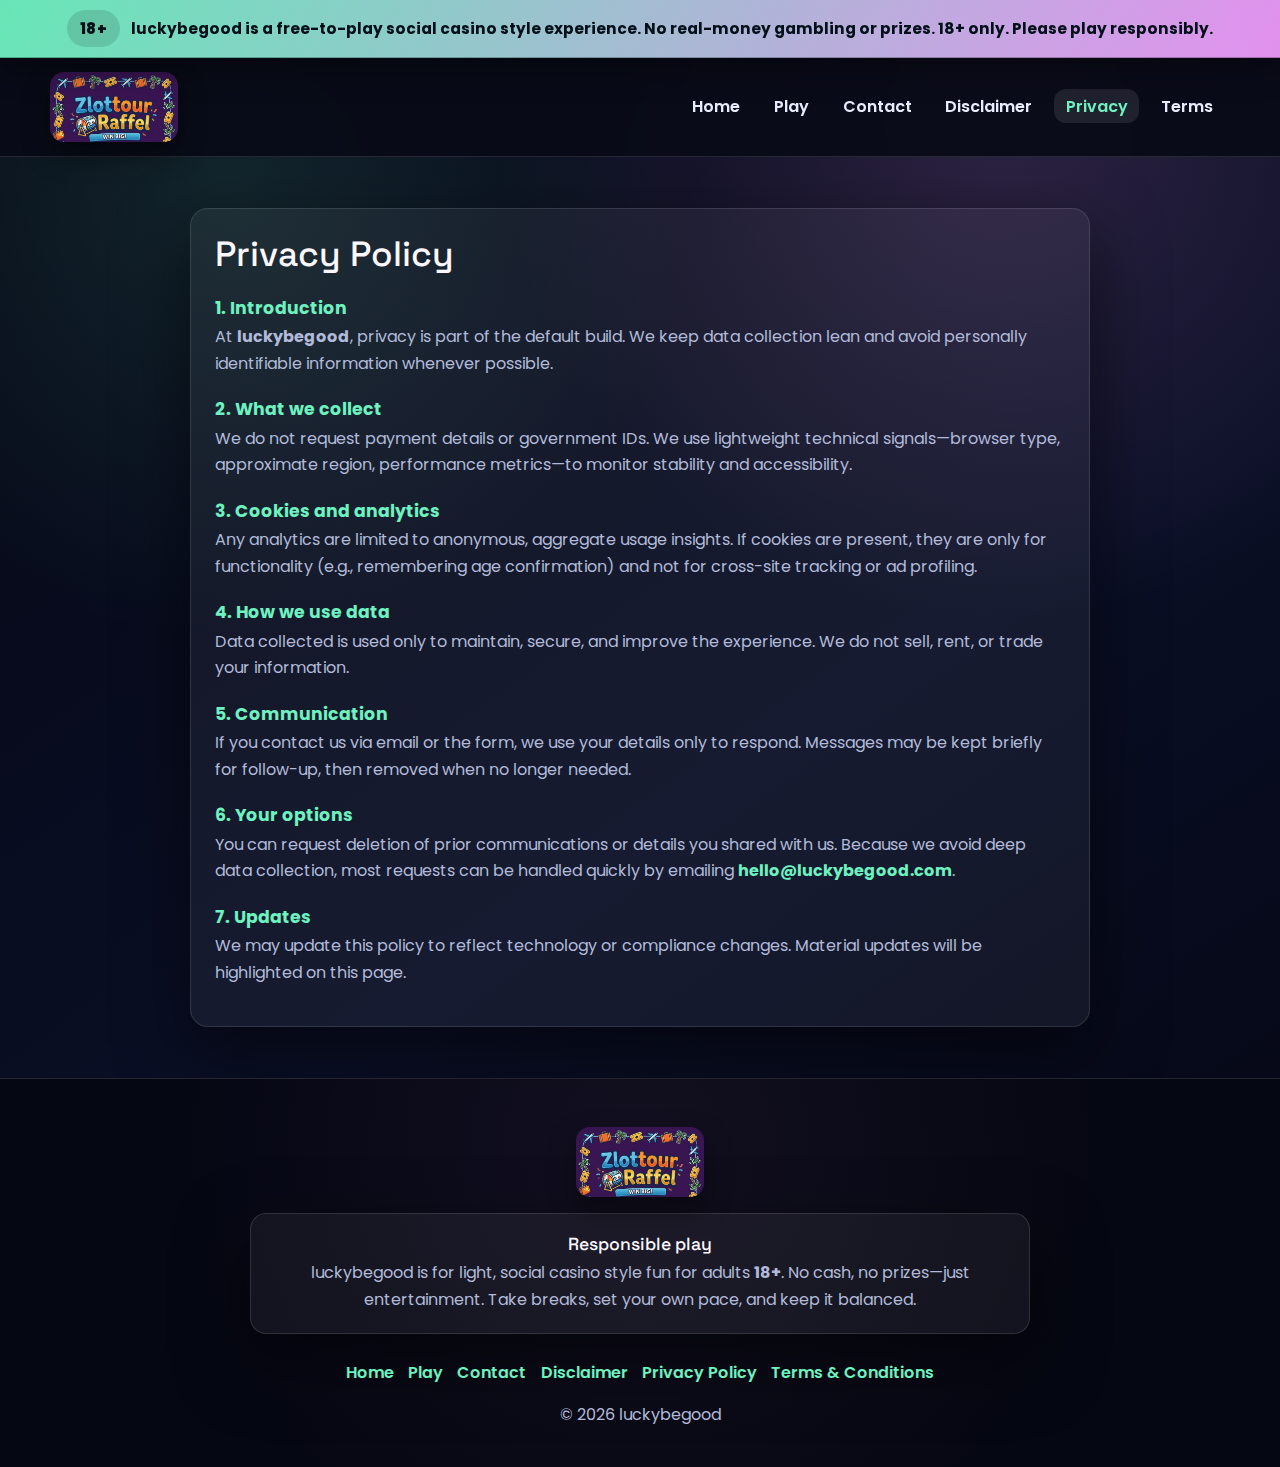
<file: privacy-policy/index.html>
<!doctype html>
<html lang="en">
<head>
  <meta charset="utf-8">
  <meta name="viewport" content="width=device-width, initial-scale=1">
  <title>Privacy Policy - luckybegood</title>
  <meta name="description" content="Privacy commitments for luckybegood. Learn how we keep this free-to-play social casino style experience lightweight and respectful of your data.">
  <link rel="preconnect" href="https://fonts.googleapis.com">
  <link rel="preconnect" href="https://fonts.gstatic.com" crossorigin>
  <link href="https://fonts.googleapis.com/css2?family=Poppins:wght@400;500;600;700&family=Space+Grotesk:wght@500;600;700&display=swap" rel="stylesheet">
  <link href="https://cdn.jsdelivr.net/npm/bootstrap@5.3.3/dist/css/bootstrap.min.css" rel="stylesheet">
  <link rel="stylesheet" href="https://cdnjs.cloudflare.com/ajax/libs/font-awesome/6.5.2/css/all.min.css">
  <link rel="icon" href="/favicon.ico">
  <link rel="apple-touch-icon" sizes="180x180" href="/apple-touch-icon.png">
  <style>
:root{--bg:#050713;--bg-2:#0a0f26;--text:#e8ecff;--muted:#b2bad9;--heading:#fdf8ff;--accent:#6df2c0;--accent-2:#f39cfe;--card:rgba(255,255,255,0.05);--card-strong:rgba(255,255,255,0.09);--border:rgba(255,255,255,0.12);--shadow:0 26px 70px rgba(0,0,0,0.55);--radius:18px;--font-heading:"Space Grotesk","Inter",system-ui,sans-serif;--font-body:"Poppins","Inter",system-ui,sans-serif;}*{box-sizing:border-box}body.nova-shell-p7q4{margin:0;min-height:100vh;font-family:var(--font-body);color:var(--text);background:radial-gradient(circle at 18% 12%, rgba(109,242,192,0.12), transparent 28%),radial-gradient(circle at 78% 8%, rgba(243,156,254,0.16), transparent 30%),linear-gradient(145deg, var(--bg), var(--bg-2) 55%, #040510);-webkit-font-smoothing:antialiased;line-height:1.65;}a{color:var(--accent);text-decoration:none;transition:color .15s ease,opacity .15s ease}a:hover{color:var(--accent-2);opacity:0.9}.link-accent-m8q5{color:var(--accent);font-weight:700}.link-accent-m8q5:hover{color:var(--accent-2)}img{max-width:100%;display:block}.shell-wrap-z4m2{width:min(1180px, 100% - 2.4rem);margin:0 auto}
.alert-strip-f2m7{background:linear-gradient(120deg, rgba(109,242,192,0.95), rgba(243,156,254,0.92));color:#031019;padding:0.6rem 0;font-weight:700;border-bottom:1px solid rgba(0,0,0,0.25);box-shadow:0 14px 28px rgba(0,0,0,0.35);position:relative;z-index:70;}
.alert-inner-v7x1{display:flex;align-items:center;justify-content:center;gap:0.7rem;flex-wrap:wrap;font-size:0.96rem;}
.alert-pill-x6c4{background:rgba(0,0,0,0.12);color:#031019;padding:0.38rem 0.78rem;border-radius:999px;font-weight:800;letter-spacing:0.5px;}
.nav-rail-q5h8{background:rgba(8,10,22,0.9);backdrop-filter:blur(14px);border-bottom:1px solid var(--border);position:sticky;top:0;z-index:60;padding:0.9rem 0;}
.nav-rail-q5h8 .navbar-brand{display:flex;align-items:center;gap:0.65rem;padding:0;}
.brand-logo-u8b4{width:128px;height:auto;border-radius:14px;box-shadow:0 12px 28px rgba(0,0,0,0.45);}
.nav-link-u4e7{color:var(--text);font-weight:600;margin:0 0.35rem;padding:0.35rem 0.7rem;border-radius:12px;transition:background .15s ease,color .15s ease;}
.nav-link-u4e7.active,.nav-link-u4e7:hover{background:var(--card-strong);color:var(--accent);}
.navbar-toggler{border:1px solid var(--border);color:var(--text)}
.navbar-toggler:focus{box-shadow:0 0 0 3px rgba(109,242,192,0.2)}
.section-title-m3y2{font-family:var(--font-heading);color:var(--heading);font-size:2.2rem;margin:0 0 0.45rem;}
.section-sub-p0c6{margin:0 0 1rem;color:var(--muted)}
.notice-slab-n7b6{padding:3.2rem 0;}
.notice-box-a9r0{max-width:900px;margin:0 auto;background:var(--card);border:1px solid var(--border);padding:1.5rem;border-radius:18px;box-shadow:var(--shadow);}
.subheading-c8q2{color:var(--accent);font-size:1.08rem;margin:1.4rem 0 0.35rem;font-weight:700;}
.footer-bar-c6u3{background:rgba(5,7,18,0.94);color:var(--text);text-align:center;padding:3rem 1rem 2.4rem;border-top:1px solid var(--border);position:relative;overflow:hidden;}
.footer-bar-c6u3::before{content:"";position:absolute;inset:0;background:radial-gradient(circle at 50% 18%, rgba(243,156,254,0.06), transparent 65%);z-index:0;}
.footer-bar-c6u3 .shell-wrap-z4m2{position:relative;z-index:1}
.footer-brand-u2m9{display:flex;align-items:center;justify-content:center;gap:0.75rem;margin-bottom:1rem;}
.footer-note-w0e3{background:var(--card);border:1px solid var(--border);color:var(--muted);max-width:780px;margin:0 auto 1.6rem;padding:1.25rem;border-radius:16px;box-shadow:var(--shadow);}
.footer-list-z1t5{display:flex;justify-content:center;gap:0.9rem;flex-wrap:wrap;padding:0;margin:0 0 1rem;list-style:none;}
.footer-list-z1t5 a{color:var(--accent);font-weight:600}
.footer-list-z1t5 a:hover{color:var(--accent-2)}
.footer-copy-l5u7{color:var(--muted);margin:0}
.scroll-top-d8n2{position:fixed;right:22px;bottom:22px;width:46px;height:46px;border-radius:50%;border:none;background:var(--accent);color:#051019;display:flex;align-items:center;justify-content:center;cursor:pointer;box-shadow:0 16px 34px rgba(0,0,0,0.55);opacity:0;visibility:hidden;transition:all .16s ease;z-index:90;}
.scroll-top-d8n2.show{opacity:1;visibility:visible}
.scroll-top-d8n2:hover{background:var(--accent-2)}
.sr-only{position:absolute;width:1px;height:1px;padding:0;margin:-1px;overflow:hidden;clip:rect(0,0,0,0);border:0;}
@media(max-width:768px){.nav-rail-q5h8{padding:0.75rem 0}}
@media(max-width:576px){.brand-logo-u8b4{width:112px}}
  </style>
</head>
<body class="nova-shell-p7q4">

<div class="alert-strip-f2m7">
  <div class="shell-wrap-z4m2 alert-inner-v7x1">
    <span class="alert-pill-x6c4">18+</span>
    <span>luckybegood is a free-to-play social casino style experience. No real-money gambling or prizes. 18+ only. Please play responsibly.</span>
  </div>
</div>

<nav class="navbar navbar-expand-lg nav-rail-q5h8">
  <div class="shell-wrap-z4m2 d-flex align-items-center justify-content-between">
    <a class="navbar-brand" href="/">
      <img class="brand-logo-u8b4" src="../assets/img.png" alt="luckybegood logo">
      <span class="sr-only">luckybegood</span>
    </a>
    <button class="navbar-toggler" type="button" data-bs-toggle="collapse" data-bs-target="#navMenu" aria-controls="navMenu" aria-expanded="false" aria-label="Toggle navigation">
      <span class="navbar-toggler-icon"><i class="fas fa-bars"></i></span>
    </button>
    <div class="collapse navbar-collapse justify-content-end" id="navMenu">
      <ul class="navbar-nav mb-2 mb-lg-0 align-items-lg-center">
        <li class="nav-item"><a class="nav-link-u4e7" href="/">Home</a></li>
        <li class="nav-item"><a class="nav-link-u4e7" href="/play">Play</a></li>
        <li class="nav-item"><a class="nav-link-u4e7" href="/#contact">Contact</a></li>
        <li class="nav-item"><a class="nav-link-u4e7" href="/disclaimer">Disclaimer</a></li>
        <li class="nav-item"><a class="nav-link-u4e7 active" href="/privacy-policy">Privacy</a></li>
        <li class="nav-item"><a class="nav-link-u4e7" href="/terms-and-conditions">Terms</a></li>
      </ul>
    </div>
  </div>
</nav>

<section id="privacy-policy" class="notice-slab-n7b6">
  <div class="shell-wrap-z4m2">
    <div class="notice-box-a9r0">
      <h2 class="section-title-m3y2">Privacy Policy</h2>
      <h3 class="subheading-c8q2">1. Introduction</h3>
      <p class="section-sub-p0c6">At <strong>luckybegood</strong>, privacy is part of the default build. We keep data collection lean and avoid personally identifiable information whenever possible.</p>
      <h3 class="subheading-c8q2">2. What we collect</h3>
      <p class="section-sub-p0c6">We do not request payment details or government IDs. We use lightweight technical signals—browser type, approximate region, performance metrics—to monitor stability and accessibility.</p>
      <h3 class="subheading-c8q2">3. Cookies and analytics</h3>
      <p class="section-sub-p0c6">Any analytics are limited to anonymous, aggregate usage insights. If cookies are present, they are only for functionality (e.g., remembering age confirmation) and not for cross-site tracking or ad profiling.</p>
      <h3 class="subheading-c8q2">4. How we use data</h3>
      <p class="section-sub-p0c6">Data collected is used only to maintain, secure, and improve the experience. We do not sell, rent, or trade your information.</p>
      <h3 class="subheading-c8q2">5. Communication</h3>
      <p class="section-sub-p0c6">If you contact us via email or the form, we use your details only to respond. Messages may be kept briefly for follow-up, then removed when no longer needed.</p>
      <h3 class="subheading-c8q2">6. Your options</h3>
      <p class="section-sub-p0c6">You can request deletion of prior communications or details you shared with us. Because we avoid deep data collection, most requests can be handled quickly by emailing <a href="mailto:hello@luckybegood.com" class="link-accent-m8q5">hello@luckybegood.com</a>.</p>
      <h3 class="subheading-c8q2">7. Updates</h3>
      <p class="section-sub-p0c6">We may update this policy to reflect technology or compliance changes. Material updates will be highlighted on this page.</p>
    </div>
  </div>
</section>

<footer class="footer-bar-c6u3">
  <div class="shell-wrap-z4m2">
    <div class="footer-brand-u2m9">
      <img class="brand-logo-u8b4" src="../assets/img.png" alt="luckybegood logo">
      <span class="sr-only">luckybegood</span>
    </div>
    <div class="footer-note-w0e3">
      <h5 class="section-title-m3y2" style="margin-bottom:0.35rem; font-size:1.1rem;">Responsible play</h5>
      <p class="section-sub-p0c6" style="margin:0;">
        luckybegood is for light, social casino style fun for adults <strong>18+</strong>. No cash, no prizes—just entertainment.
        Take breaks, set your own pace, and keep it balanced.
      </p>
    </div>
    <ul class="footer-list-z1t5">
      <li><a href="/">Home</a></li>
      <li><a href="/play">Play</a></li>
      <li><a href="/#contact">Contact</a></li>
      <li><a href="/disclaimer">Disclaimer</a></li>
      <li><a href="/privacy-policy">Privacy Policy</a></li>
      <li><a href="/terms-and-conditions">Terms &amp; Conditions</a></li>
    </ul>
    <p class="footer-copy-l5u7">© <span data-year></span> luckybegood</p>
  </div>
</footer>

<button id="hubScrollTop" class="scroll-top-d8n2" aria-label="Scroll to top">
  <i class="fas fa-chevron-up"></i>
</button>

<script src="https://cdn.jsdelivr.net/npm/bootstrap@5.3.3/dist/js/bootstrap.bundle.min.js"></script>
<script src="../assets/main.js" defer></script>
</body>
</html>
</file>
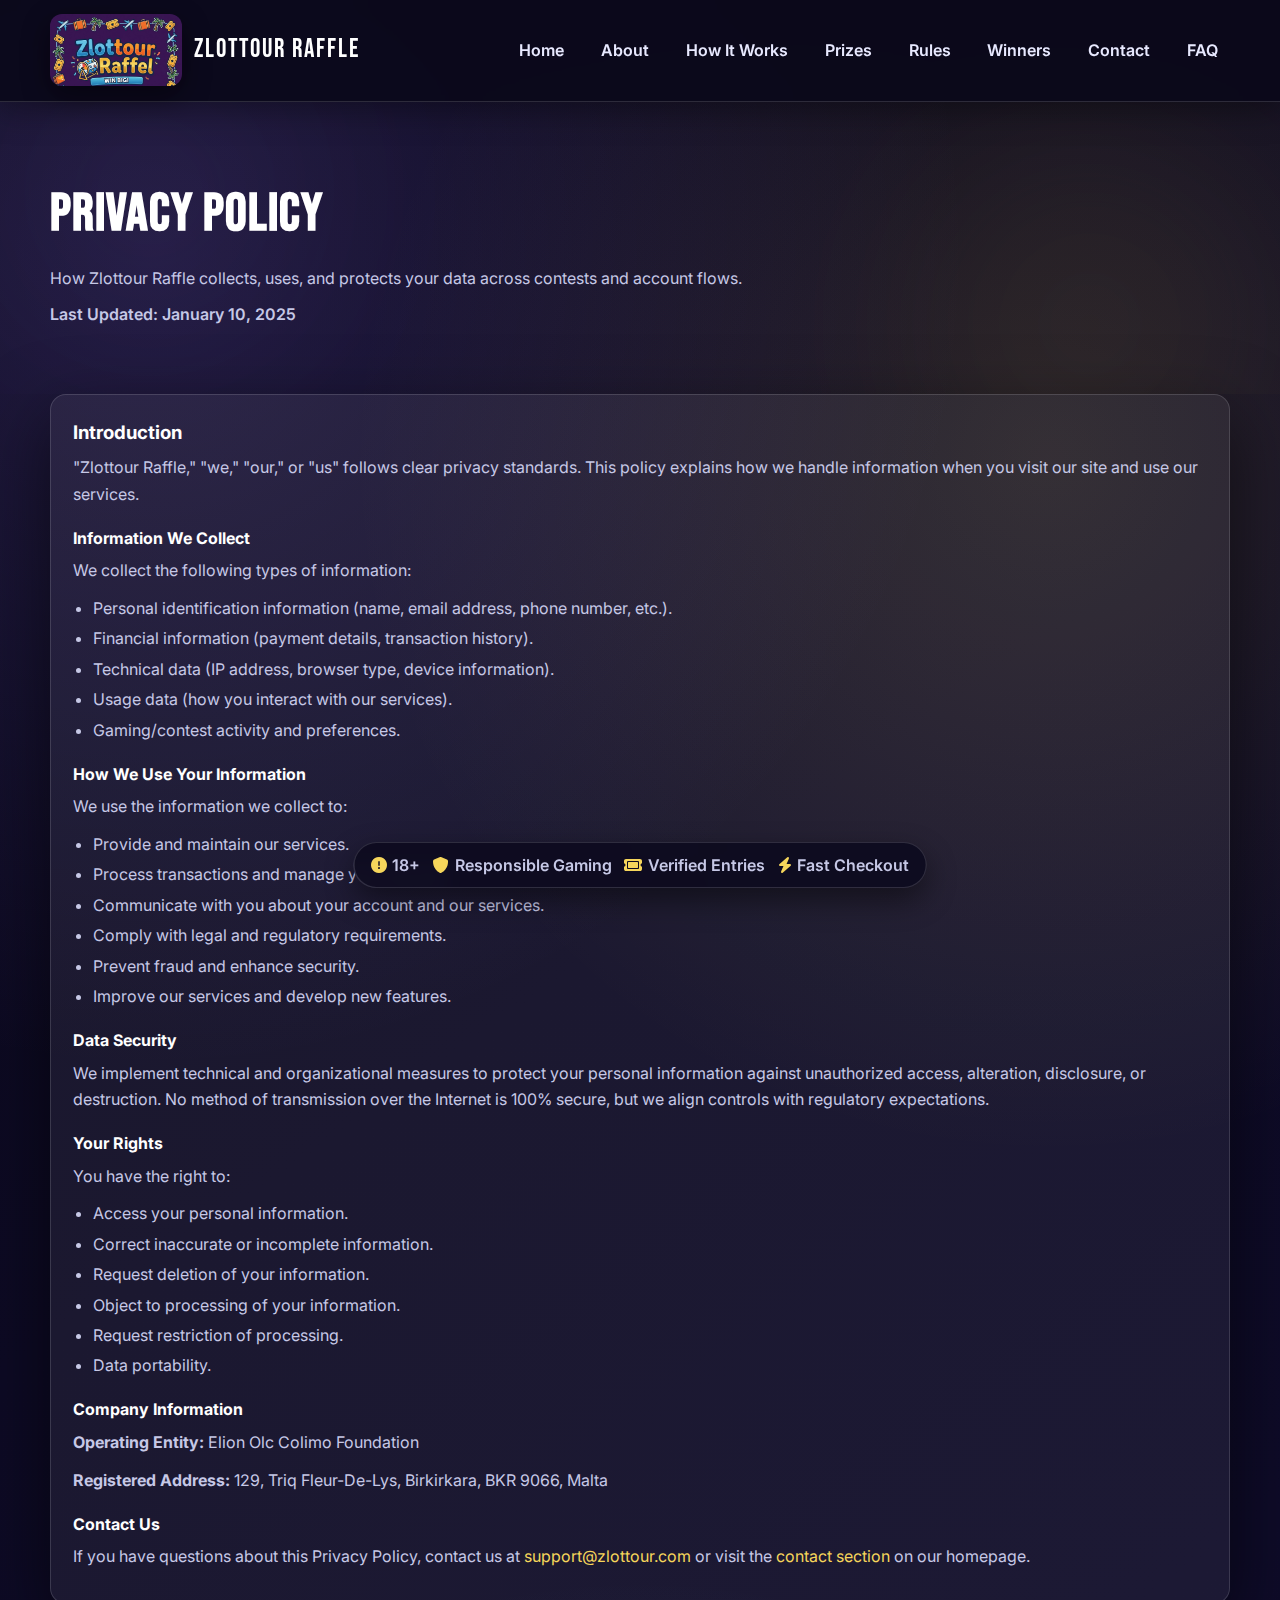
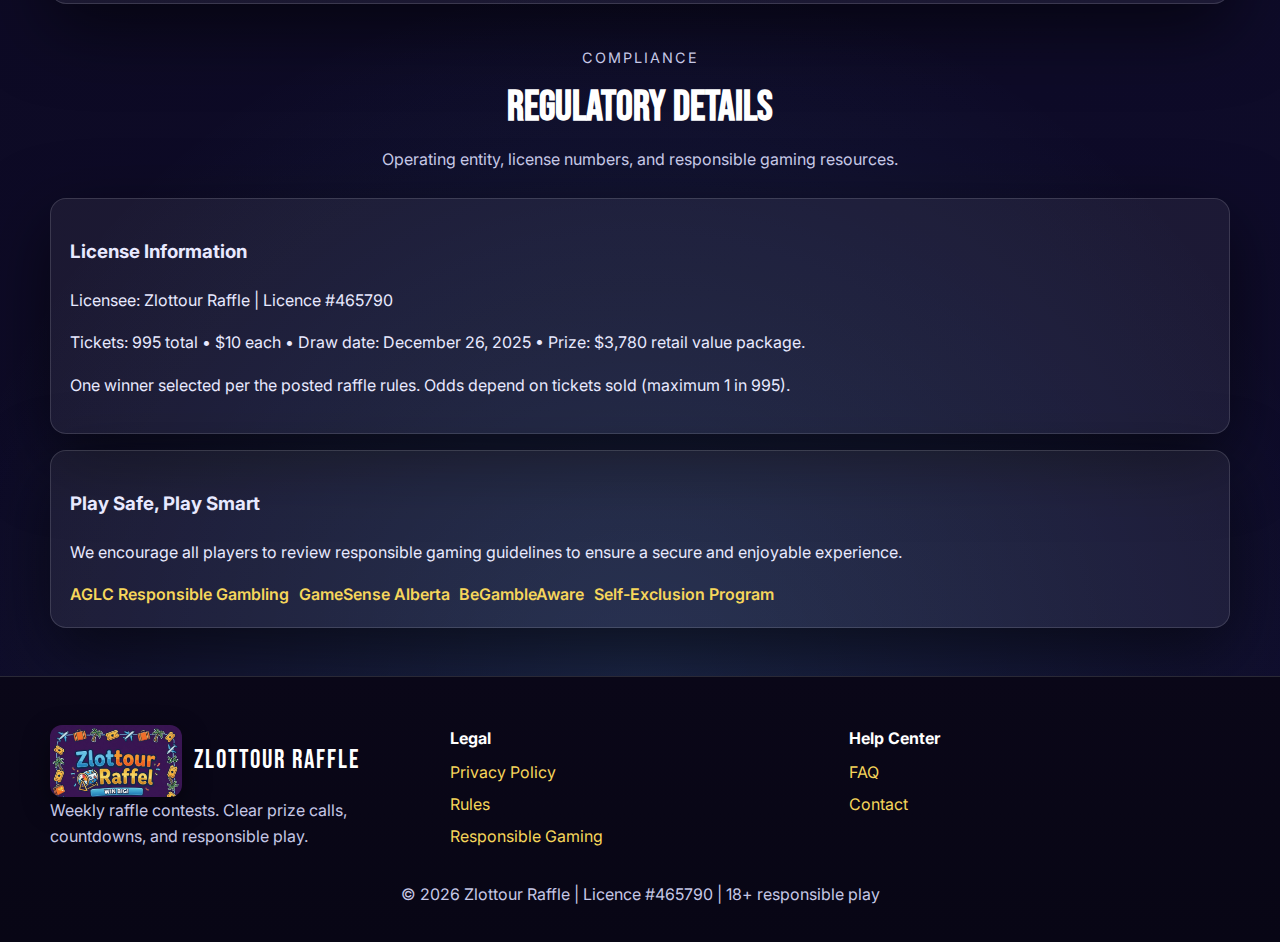
<file: privacy/index.html>
<!doctype html>
<html lang="en">
<head>
  <meta charset="utf-8">
  <meta name="viewport" content="width=device-width, initial-scale=1">
  <link rel="icon" type="image/x-icon" href="/favicon.ico">
  <title>Privacy Policy — Zlottour Raffle</title>
  <meta name="description" content="Privacy Policy for Zlottour Raffle: how we collect, use, and protect data for licensed raffles ($3,780 prize, 995 tickets at $10, draw Dec 26, 2025).">
  <link rel="preconnect" href="https://fonts.googleapis.com">
  <link rel="preconnect" href="https://fonts.gstatic.com" crossorigin>
  <link href="https://fonts.googleapis.com/css2?family=Inter:wght@400;500;600;700;800;900&family=Bebas+Neue&display=swap" rel="stylesheet">
  <link rel="stylesheet" href="https://cdnjs.cloudflare.com/ajax/libs/font-awesome/6.5.2/css/all.min.css">
  <style>
:root{
  --bg: #0d0b21;
  --panel: rgba(255,255,255,0.06);
  --panel-strong: rgba(255,255,255,0.1);
  --text: #e8e9ff;
  --muted: #c6c8e6;
  --heading: #ffffff;
  --accent: #f6d65b;
  --secondary: #9a7bff;
  --primary: #130f2e;
  --border: rgba(255,255,255,0.14);
  --radius: 16px;
  --shadow: 0 24px 70px rgba(0,0,0,0.55);
  --font-display: "Bebas Neue", "Inter", system-ui, sans-serif;
  --font-body: "Inter", system-ui, sans-serif;
}
*{box-sizing:border-box}
body{
  margin:0;
  font-family:var(--font-body);
  background:
    radial-gradient(circle at 12% 10%, rgba(154,123,255,0.16), transparent 32%),
    radial-gradient(circle at 82% 18%, rgba(246,214,91,0.12), transparent 30%),
    radial-gradient(circle at 50% 90%, rgba(108,205,255,0.14), transparent 30%),
    linear-gradient(145deg, #0a0819 0%, #0d0a24 40%, #0f0c2c 100%);
  color:var(--text);
  line-height:1.65;
  min-height:100vh;
  -webkit-font-smoothing:antialiased;
}
a{color:var(--accent); text-decoration:none; transition:color .18s ease, opacity .18s ease}
a:hover{color:var(--secondary); opacity:0.92}
img{max-width:100%; display:block}

.container{width:min(1180px, 100% - 2.4rem); margin:0 auto}

.topbar{position:sticky; top:0; z-index:80; background:rgba(10,8,25,0.9); backdrop-filter:blur(16px); border-bottom:1px solid var(--border); box-shadow:0 8px 30px rgba(0,0,0,0.35)}
.nav-wrap{display:flex; align-items:center; justify-content:space-between; gap:1rem; padding:0.9rem 0}
.brand{display:flex; align-items:center; gap:0.75rem}
.brand img{width:132px; border-radius:12px; box-shadow:0 10px 28px rgba(0,0,0,0.45)}
.brand-name{font-family:var(--font-display); letter-spacing:2px; font-size:1.6rem; color:var(--heading)}
.nav-links{display:flex; align-items:center; gap:0.8rem}
.nav-links a{color:var(--text); font-weight:600; padding:0.45rem 0.75rem; border-radius:12px; transition:background .15s ease, color .15s ease}
.nav-links a:hover{background:var(--panel); color:var(--accent)}
.nav-links .btn{padding:0.72rem 1rem}
.menu-toggle{display:none; background:var(--panel); border:1px solid var(--border); color:var(--text); padding:0.55rem 0.75rem; border-radius:12px}

.btn{display:inline-flex; align-items:center; justify-content:center; gap:0.45rem; padding:0.78rem 1.6rem; border-radius:12px; font-weight:700; border:1px solid transparent; cursor:pointer; transition:transform .16s ease, box-shadow .2s ease, background .2s ease, color .2s ease; white-space:nowrap}
.btn.primary{background:linear-gradient(135deg, var(--secondary), var(--accent)); color:#0b0920; box-shadow:0 12px 36px rgba(0,0,0,0.35)}
.btn.primary:hover{transform:translateY(-2px)}
.btn.ghost{background:var(--panel); border-color:var(--border); color:var(--text)}
.btn.ghost:hover{color:var(--accent)}

.hero{position:relative; overflow:hidden; padding:clamp(2.5rem, 6vw, 4.2rem) 0}
.hero::before,.hero::after{content:""; position:absolute; width:420px; height:420px; border-radius:50%; filter:blur(120px); opacity:0.35; z-index:0}
.hero::before{top:-120px; left:-60px; background:radial-gradient(circle, rgba(154,123,255,0.45), transparent 60%)}
.hero::after{bottom:-140px; right:-20px; background:radial-gradient(circle, rgba(246,214,91,0.4), transparent 60%)}
.hero-inner{position:relative; z-index:1; display:grid; grid-template-columns:1fr; gap:1rem; text-align:left}
.hero-title{font-family:var(--font-display); font-size:clamp(2.1rem, 5vw, 3.4rem); letter-spacing:1px; margin:0 0 0.4rem; color:var(--heading)}
.hero-sub{color:var(--muted); margin:0 0 0.6rem; max-width:840px}
.meta{color:var(--muted); font-weight:600; margin:0}

.card{background:var(--panel); border:1px solid var(--border); border-radius:16px; padding:1.4rem; box-shadow:var(--shadow); margin-bottom:1rem}
.card h3{margin:0 0 0.35rem; color:var(--heading)}
.card h4{margin:1.1rem 0 0.4rem; color:var(--heading)}
.card p{margin:0 0 0.7rem; color:var(--muted)}
.card ul{margin:0 0 0.6rem; padding-left:1.2rem; color:var(--muted)}
.card li{margin:0.25rem 0}

.section-head{text-align:center; margin:2.6rem 0 1.6rem}
.section-eyebrow{text-transform:uppercase; letter-spacing:2px; color:var(--muted); margin:0; font-size:0.9rem}
.section-title{font-family:var(--font-display); font-size:clamp(1.9rem, 4vw, 2.6rem); color:var(--heading); margin:0.25rem 0}
.section-sub{margin:0; color:var(--muted)}

.reg-card{background:var(--panel); border:1px solid var(--border); border-radius:16px; padding:1.2rem; box-shadow:var(--shadow); margin-bottom:1rem}
.res-links{display:flex; flex-wrap:wrap; gap:0.6rem; padding:0; margin:0; list-style:none}
.res-links a{color:var(--accent); font-weight:600}
.res-links a:hover{color:var(--secondary)}

.footer{background:linear-gradient(180deg, #0a0718, #080615); border-top:1px solid var(--border); padding:3rem 0 2.2rem; margin-top:3rem}
.footer-grid{display:grid; grid-template-columns:repeat(auto-fit, minmax(240px, 1fr)); gap:1.2rem; margin-bottom:1.6rem}
.footer h4{margin:0 0 0.5rem; color:var(--heading)}
.footer p{margin:0; color:var(--muted)}
.footer ul{list-style:none; padding:0; margin:0}
.footer li{margin:0.35rem 0}
.footer-copy{text-align:center; color:var(--muted); margin:0}

.sticky-ribbon{position:fixed; bottom:12px; left:50%; transform:translateX(-50%); background:rgba(12,10,30,0.9); border:1px solid var(--border); border-radius:999px; padding:0.55rem 1rem; display:flex; align-items:center; gap:0.8rem; box-shadow:0 12px 30px rgba(0,0,0,0.45); backdrop-filter:blur(10px); z-index:60; flex-wrap:wrap}
.sticky-ribbon .item{display:flex; align-items:center; gap:0.35rem; color:var(--muted); font-weight:600}
.sticky-ribbon .item i{color:var(--accent)}

.scroll-top{position:fixed; right:18px; bottom:70px; width:46px; height:46px; border-radius:50%; border:none; background:var(--accent); color:#0b0920; display:flex; align-items:center; justify-content:center; cursor:pointer; box-shadow:0 14px 34px rgba(0,0,0,0.55); opacity:0; visibility:hidden; transition:all .16s; z-index:65}
.scroll-top.show{opacity:1; visibility:visible}
.scroll-top:hover{background:var(--secondary); color:#fff}

@media (max-width: 960px){
  .nav-links{position:absolute; left:0; right:0; top:100%; background:rgba(10,8,25,0.96); padding:0.8rem 1.2rem 1rem; flex-direction:column; align-items:flex-start; border-bottom:1px solid var(--border); display:none}
  .nav-links.open{display:flex}
  .menu-toggle{display:inline-flex}
}
@media (max-width: 720px){
  .brand img{width:112px}
  .sticky-ribbon{bottom:14px; border-radius:16px}
}
  </style>
</head>
<body class="Zlottour">
  <header class="topbar">
    <div class="container nav-wrap">
      <a class="brand" href="/">
        <img src="../assets/img.png" alt="Zlottour logo">
        <span class="brand-name">Zlottour Raffle</span>
      </a>
      <button class="menu-toggle" type="button" aria-label="Toggle menu" data-menu-toggle>
        <i class="fa-solid fa-bars"></i>
      </button>
      <nav class="nav-links" id="navMenu">
        <a href="/">Home</a>
        <a href="/#impact">About</a>
        <a href="/#how">How It Works</a>
        <a href="/prizes">Prizes</a>
        <a href="/rules">Rules</a>
        <a href="/#winners">Winners</a>
        <a href="/#contact">Contact</a>
        <a href="/faq">FAQ</a>
      </nav>
    </div>
  </header>

  <main>
    <section class="hero" id="privacy">
      <div class="container hero-inner">
        <div>
          <h1 class="hero-title">Privacy Policy</h1>
          <p class="hero-sub">How Zlottour Raffle collects, uses, and protects your data across contests and account flows.</p>
          <p class="meta">Last Updated: January 10, 2025</p>
        </div>
      </div>
    </section>

    <section class="container" aria-labelledby="privacy-content">
      <div class="card" id="privacy-content">
        <h3>Introduction</h3>
        <p>"Zlottour Raffle," "we," "our," or "us" follows clear privacy standards. This policy explains how we handle information when you visit our site and use our services.</p>

        <h4>Information We Collect</h4>
        <p>We collect the following types of information:</p>
        <ul>
          <li>Personal identification information (name, email address, phone number, etc.).</li>
          <li>Financial information (payment details, transaction history).</li>
          <li>Technical data (IP address, browser type, device information).</li>
          <li>Usage data (how you interact with our services).</li>
          <li>Gaming/contest activity and preferences.</li>
        </ul>

        <h4>How We Use Your Information</h4>
        <p>We use the information we collect to:</p>
        <ul>
          <li>Provide and maintain our services.</li>
          <li>Process transactions and manage your account.</li>
          <li>Communicate with you about your account and our services.</li>
          <li>Comply with legal and regulatory requirements.</li>
          <li>Prevent fraud and enhance security.</li>
          <li>Improve our services and develop new features.</li>
        </ul>

        <h4>Data Security</h4>
        <p>We implement technical and organizational measures to protect your personal information against unauthorized access, alteration, disclosure, or destruction. No method of transmission over the Internet is 100% secure, but we align controls with regulatory expectations.</p>

        <h4>Your Rights</h4>
        <p>You have the right to:</p>
        <ul>
          <li>Access your personal information.</li>
          <li>Correct inaccurate or incomplete information.</li>
          <li>Request deletion of your information.</li>
          <li>Object to processing of your information.</li>
          <li>Request restriction of processing.</li>
          <li>Data portability.</li>
        </ul>

        <h4>Company Information</h4>
        <p><strong>Operating Entity:</strong> Elion Olc Colimo Foundation</p>
        <p><strong>Registered Address:</strong> 129, Triq Fleur-De-Lys, Birkirkara, BKR 9066, Malta</p>

        <h4>Contact Us</h4>
        <p>If you have questions about this Privacy Policy, contact us at <a href="mailto:support@zlottour.com">support@zlottour.com</a> or visit the <a href="/#contact">contact section</a> on our homepage.</p>
      </div>
    </section>

    <section class="container" aria-labelledby="reg-head">
      <div class="section-head">
        <p class="section-eyebrow">Compliance</p>
        <h2 class="section-title" id="reg-head">Regulatory Details</h2>
        <p class="section-sub">Operating entity, license numbers, and responsible gaming resources.</p>
      </div>
      <div class="reg-card">
        <h3>License Information</h3>
        <p>Licensee: Zlottour Raffle | Licence #465790</p>
        <p>Tickets: 995 total • $10 each • Draw date: December 26, 2025 • Prize: $3,780 retail value package.</p>
        <p>One winner selected per the posted raffle rules. Odds depend on tickets sold (maximum 1 in 995).</p>
      </div>
      <div class="reg-card">
        <h3>Play Safe, Play Smart</h3>
        <p>We encourage all players to review responsible gaming guidelines to ensure a secure and enjoyable experience.</p>
        <ul class="res-links">
          <li><a href="https://aglc.ca/gaming/responsible-gambling" target="_blank" rel="noopener noreferrer">AGLC Responsible Gambling</a></li>
          <li><a href="https://gamesenseab.ca/" target="_blank" rel="noopener noreferrer">GameSense Alberta</a></li>
          <li><a href="https://www.gambleaware.org/" target="_blank" rel="noopener noreferrer">BeGambleAware</a></li>
          <li><a href="https://selfexclusion.ca/" target="_blank" rel="noopener noreferrer">Self-Exclusion Program</a></li>
        </ul>
      </div>
    </section>
  </main>

  <footer class="footer">
    <div class="container">
      <div class="footer-grid">
        <div>
          <div class="brand">
            <img src="../assets/img.png" alt="Zlottour logo">
            <span class="brand-name">Zlottour Raffle</span>
          </div>
          <p>Weekly raffle contests. Clear prize calls, countdowns, and responsible play.</p>
        </div>
        <div>
          <h4>Legal</h4>
          <ul>
            <li><a href="/privacy-policy">Privacy Policy</a></li>
            <li><a href="/rules">Rules</a></li>
            <li><a href="/#responsible">Responsible Gaming</a></li>
          </ul>
        </div>
        <div>
          <h4>Help Center</h4>
          <ul>
            <li><a href="/faq">FAQ</a></li>
            <li><a href="/#contact">Contact</a></li>
          </ul>
        </div>
      </div>
      <p class="footer-copy">© <span data-year></span> Zlottour Raffle | Licence #465790 | 18+ responsible play</p>
    </div>
  </footer>

  <div class="sticky-ribbon">
    <div class="item"><i class="fa-solid fa-circle-exclamation"></i> 18+</div>
    <div class="item"><i class="fa-solid fa-shield"></i> Responsible Gaming</div>
    <div class="item"><i class="fa-solid fa-ticket"></i> Verified Entries</div>
    <div class="item"><i class="fa-solid fa-bolt"></i> Fast Checkout</div>
  </div>

  <button id="hubScrollTop" class="scroll-top" aria-label="Scroll to top">
    <i class="fa-solid fa-chevron-up"></i>
  </button>

  <script src="../assets/main.js" defer></script>
</body>
</html>
</file>
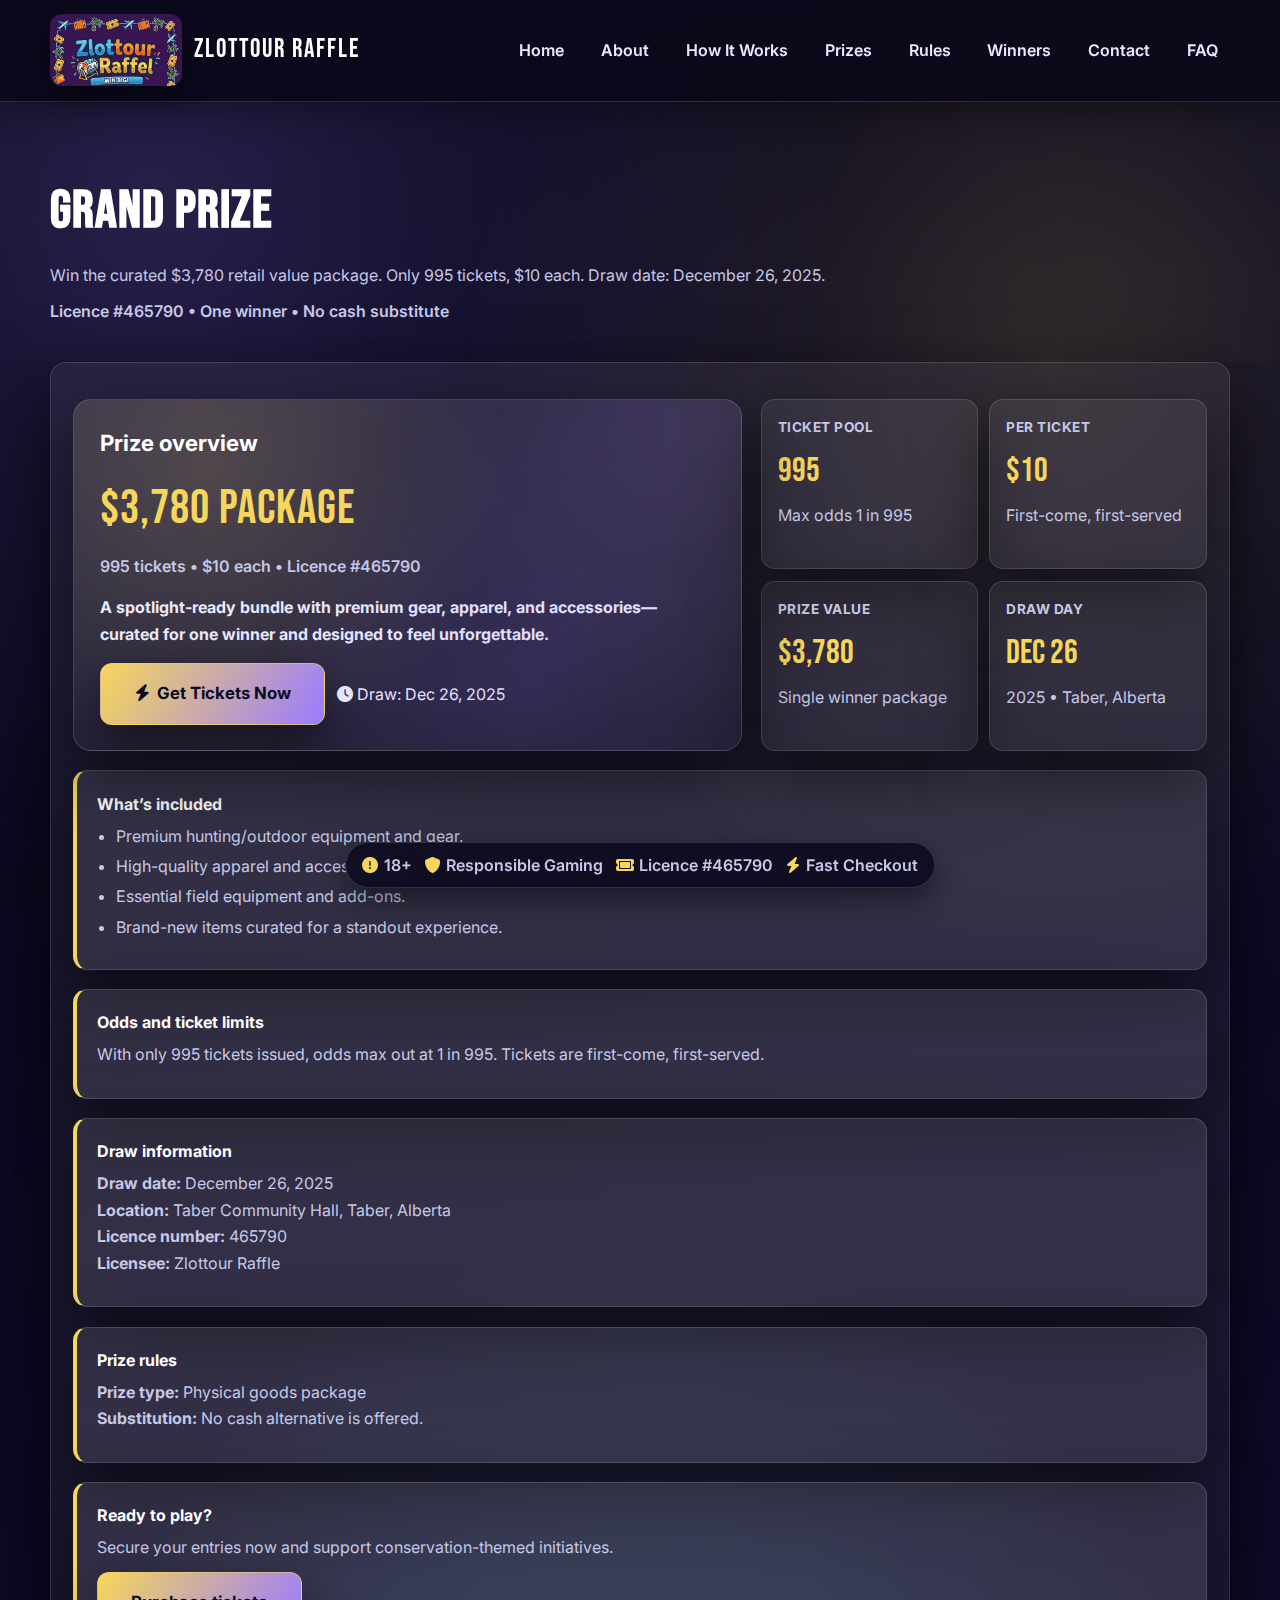
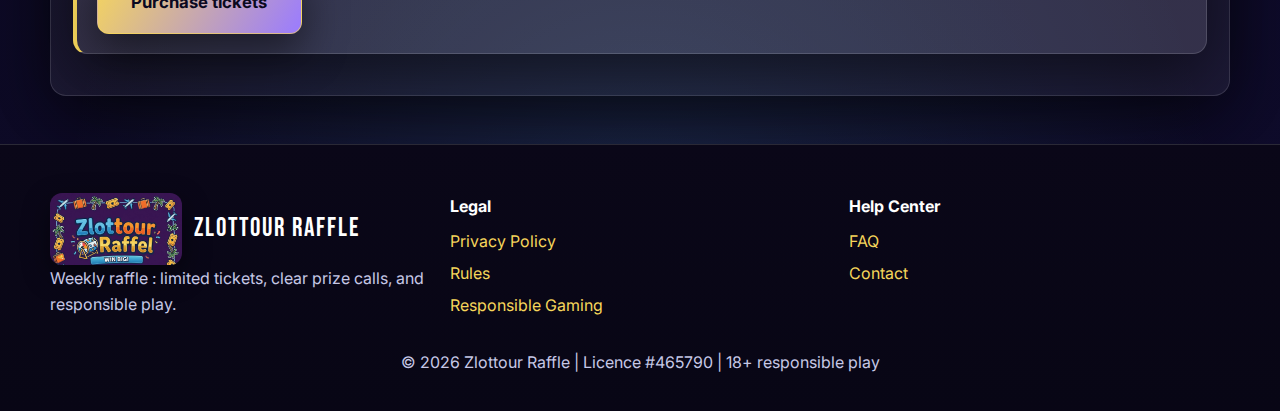
<file: prizes/index.html>
<!doctype html>
<html lang="en">
<head>
  <meta charset="utf-8">
  <meta name="viewport" content="width=device-width, initial-scale=1">
  <link rel="icon" type="image/x-icon" href="/favicon.ico">
  <title>Prizes — Zlottour Raffle</title>
  <meta name="description" content="Grand prize details for Zlottour Raffle: $3,780 retail value, 995 tickets at $10, draw December 26, 2025. 18+ responsible play, licence #465790.">
  <link rel="preconnect" href="https://fonts.googleapis.com">
  <link rel="preconnect" href="https://fonts.gstatic.com" crossorigin>
  <link href="https://fonts.googleapis.com/css2?family=Inter:wght@400;500;600;700;800;900&family=Bebas+Neue&display=swap" rel="stylesheet">
  <link rel="stylesheet" href="https://cdnjs.cloudflare.com/ajax/libs/font-awesome/6.5.2/css/all.min.css">
  <style>
:root{
  --bg: #0d0b21;
  --panel: rgba(255,255,255,0.06);
  --panel-strong: rgba(255,255,255,0.1);
  --text: #e8e9ff;
  --muted: #c6c8e6;
  --heading: #ffffff;
  --accent: #f6d65b;
  --secondary: #9a7bff;
  --primary: #130f2e;
  --border: rgba(255,255,255,0.14);
  --radius: 16px;
  --shadow: 0 24px 70px rgba(0,0,0,0.55);
  --font-display: "Bebas Neue", "Inter", system-ui, sans-serif;
  --font-body: "Inter", system-ui, sans-serif;
}
*{box-sizing:border-box}
body{
  margin:0;
  font-family:var(--font-body);
  background:
    radial-gradient(circle at 12% 10%, rgba(154,123,255,0.16), transparent 32%),
    radial-gradient(circle at 82% 18%, rgba(246,214,91,0.12), transparent 30%),
    radial-gradient(circle at 50% 90%, rgba(108,205,255,0.14), transparent 30%),
    linear-gradient(145deg, #0a0819 0%, #0d0a24 40%, #0f0c2c 100%);
  color:var(--text);
  line-height:1.65;
  min-height:100vh;
  -webkit-font-smoothing:antialiased;
}
a{color:var(--accent); text-decoration:none; transition:color .18s ease, opacity .18s ease}
a:hover{color:var(--secondary); opacity:0.92}
img{max-width:100%; display:block}

.container{width:min(1180px, 100% - 2.4rem); margin:0 auto}

.topbar{position:sticky; top:0; z-index:80; background:rgba(10,8,25,0.9); backdrop-filter:blur(16px); border-bottom:1px solid var(--border); box-shadow:0 8px 30px rgba(0,0,0,0.35)}
.nav-wrap{display:flex; align-items:center; justify-content:space-between; gap:1rem; padding:0.9rem 0}
.brand{display:flex; align-items:center; gap:0.75rem}
.brand img{width:132px; border-radius:12px; box-shadow:0 10px 28px rgba(0,0,0,0.45)}
.brand-name{font-family:var(--font-display); letter-spacing:2px; font-size:1.6rem; color:var(--heading)}
.nav-links{display:flex; align-items:center; gap:0.8rem}
.nav-links a{color:var(--text); font-weight:600; padding:0.45rem 0.75rem; border-radius:12px; transition:background .15s ease, color .15s ease}
.nav-links a:hover{background:var(--panel); color:var(--accent)}
.nav-links .btn{padding:0.72rem 1rem}
.menu-toggle{display:none; background:var(--panel); border:1px solid var(--border); color:var(--text); padding:0.55rem 0.75rem; border-radius:12px}

.btn{display:inline-flex; align-items:center; justify-content:center; gap:0.45rem; padding:0.78rem 1.6rem; border-radius:12px; font-weight:700; border:1px solid transparent; cursor:pointer; transition:transform .16s ease, box-shadow .2s ease, background .2s ease, color .2s ease}
.btn{white-space:nowrap}
.btn.primary{background:linear-gradient(135deg, var(--secondary), var(--accent)); color:#0b0920; box-shadow:0 12px 36px rgba(0,0,0,0.35)}
.btn.primary:hover{transform:translateY(-2px)}
.btn.ghost{background:var(--panel); border-color:var(--border); color:var(--text)}
.btn.ghost:hover{color:var(--accent)}

.hero{position:relative; overflow:hidden; padding:clamp(2.6rem, 6vw, 4rem) 0 2.4rem}
.hero::before,.hero::after{content:""; position:absolute; width:420px; height:420px; border-radius:50%; filter:blur(120px); opacity:0.35; z-index:0}
.hero::before{top:-120px; left:-60px; background:radial-gradient(circle, rgba(154,123,255,0.45), transparent 60%)}
.hero::after{bottom:-140px; right:-20px; background:radial-gradient(circle, rgba(246,214,91,0.4), transparent 60%)}
.hero-inner{position:relative; z-index:1; display:grid; grid-template-columns:1fr; gap:0.4rem; text-align:left}
.hero-title{font-family:var(--font-display); font-size:clamp(2.3rem, 5vw, 3.4rem); letter-spacing:1px; margin:0 0 0.4rem; color:var(--heading)}
.hero-sub{color:var(--muted); margin:0 0 0.6rem; max-width:880px}
.meta{color:var(--muted); font-weight:600; margin:0}

.card{background:var(--panel); border:1px solid var(--border); border-radius:16px; padding:1.4rem; box-shadow:var(--shadow); margin-bottom:1rem}
.card h3{margin:0 0 0.35rem; color:var(--heading)}
.card h4{margin:1.1rem 0 0.4rem; color:var(--heading)}
.card p{margin:0 0 0.7rem; color:var(--muted)}
.card ul{margin:0 0 0.6rem; padding-left:1.2rem; color:var(--muted)}
.card li{margin:0.25rem 0}

.stats-grid{display:grid; grid-template-columns:repeat(auto-fit, minmax(220px,1fr)); gap:1rem; margin:1.4rem 0}
.stat{background:var(--panel); border:1px solid var(--border); border-radius:14px; padding:1.2rem; text-align:center; box-shadow:var(--shadow)}
.stat .num{font-family:var(--font-display); font-size:2.4rem; color:var(--accent); display:block}
.stat .label{color:var(--muted)}

.grand-prize-wrap{display:grid; grid-template-columns:1.2fr 0.8fr; gap:1.2rem; align-items:stretch; margin:0.8rem 0 0}
.grand-card{position:relative; padding:1.6rem; border-radius:18px; background:radial-gradient(circle at 20% 20%, rgba(246,214,91,0.16), transparent 50%), radial-gradient(circle at 90% 10%, rgba(154,123,255,0.14), transparent 40%), linear-gradient(155deg, rgba(255,255,255,0.06), rgba(255,255,255,0.02)); border:1px solid var(--border); box-shadow:var(--shadow); overflow:hidden}
.grand-card::after{content:""; position:absolute; inset:0; background:radial-gradient(circle at 70% 80%, rgba(154,123,255,0.14), transparent 50%); pointer-events:none}
.grand-card h3{margin:0 0 0.45rem; color:var(--heading); font-size:1.4rem}
.grand-card .value{font-family:var(--font-display); font-size:3rem; color:var(--accent); margin:0 0 0.3rem; letter-spacing:1px}
.grand-card .sub{color:var(--muted); margin:0 0 0.9rem; font-weight:600}
.grand-card .pitch{color:var(--text); font-weight:700; margin:0 0 1rem}
.cta-stack{display:flex; flex-wrap:wrap; gap:0.75rem; align-items:center}
.btn.fun{padding:1rem 2.1rem; font-size:1.05rem; background:linear-gradient(120deg, var(--accent), var(--secondary)); color:#0b0920; box-shadow:0 16px 40px rgba(0,0,0,0.5); border:1px solid rgba(246,214,91,0.6)}
.btn.fun:hover{transform:translateY(-3px) scale(1.01); box-shadow:0 20px 48px rgba(0,0,0,0.58)}
.stat-marketing{display:grid; grid-template-columns:repeat(auto-fit,minmax(180px,1fr)); gap:0.7rem; height:100%}
.stat-box{background:var(--panel); border:1px solid var(--border); border-radius:14px; padding:1rem; box-shadow:var(--shadow); text-align:left}
.stat-box .label{color:var(--muted); font-weight:700; letter-spacing:0.5px; text-transform:uppercase; font-size:0.85rem; margin:0 0 0.35rem}
.stat-box .num{font-family:var(--font-display); font-size:2.1rem; color:var(--accent); margin:0}
.stat-box .hint{color:var(--muted); margin:0.2rem 0 0}

.info-box{background:var(--panel-strong); border:1px solid var(--border); border-left:4px solid var(--accent); border-radius:14px; padding:1.2rem; box-shadow:var(--shadow); margin:1.2rem 0}
.info-box h4{margin:0 0 0.35rem; color:var(--heading)}

.footer{background:linear-gradient(180deg, #0a0718, #080615); border-top:1px solid var(--border); padding:3rem 0 2.2rem; margin-top:3rem}
.footer-grid{display:grid; grid-template-columns:repeat(auto-fit, minmax(240px, 1fr)); gap:1.2rem; margin-bottom:1.6rem}
.footer h4{margin:0 0 0.5rem; color:var(--heading)}
.footer p{margin:0; color:var(--muted)}
.footer ul{list-style:none; padding:0; margin:0}
.footer li{margin:0.35rem 0}
.footer-copy{text-align:center; color:var(--muted); margin:0}

.sticky-ribbon{position:fixed; bottom:12px; left:50%; transform:translateX(-50%); background:rgba(12,10,30,0.9); border:1px solid var(--border); border-radius:999px; padding:0.55rem 1rem; display:flex; align-items:center; gap:0.8rem; box-shadow:0 12px 30px rgba(0,0,0,0.45); backdrop-filter:blur(10px); z-index:60; flex-wrap:wrap}
.sticky-ribbon .item{display:flex; align-items:center; gap:0.35rem; color:var(--muted); font-weight:600}
.sticky-ribbon .item i{color:var(--accent)}

.scroll-top{position:fixed; right:18px; bottom:70px; width:46px; height:46px; border-radius:50%; border:none; background:var(--accent); color:#0b0920; display:flex; align-items:center; justify-content:center; cursor:pointer; box-shadow:0 14px 34px rgba(0,0,0,0.55); opacity:0; visibility:hidden; transition:all .16s; z-index:65}
.scroll-top.show{opacity:1; visibility:visible}
.scroll-top:hover{background:var(--secondary); color:#fff}

@media (max-width: 960px){
  .nav-links{position:absolute; left:0; right:0; top:100%; background:rgba(10,8,25,0.96); padding:0.8rem 1.2rem 1rem; flex-direction:column; align-items:flex-start; border-bottom:1px solid var(--border); display:none}
  .nav-links.open{display:flex}
  .menu-toggle{display:inline-flex}
}
@media (max-width: 720px){
  .brand img{width:112px}
  .sticky-ribbon{bottom:14px; border-radius:16px}
}
  </style>
</head>
<body class="Zlottour">
  <header class="topbar">
    <div class="container nav-wrap">
      <a class="brand" href="/">
        <img src="../assets/img.png" alt="Zlottour logo">
        <span class="brand-name">Zlottour Raffle</span>
      </a>
      <button class="menu-toggle" type="button" aria-label="Toggle menu" data-menu-toggle>
        <i class="fa-solid fa-bars"></i>
      </button>
      <nav class="nav-links" id="navMenu">
        <a href="/">Home</a>
        <a href="/#impact">About</a>
        <a href="/#how">How It Works</a>
        <a href="/prizes">Prizes</a>
        <a href="/rules">Rules</a>
        <a href="/#winners">Winners</a>
        <a href="/#contact">Contact</a>
        <a href="/faq">FAQ</a>
      </nav>
    </div>
  </header>

  <main>
    <section class="hero" id="prizes">
      <div class="container hero-inner">
        <div>
          <h1 class="hero-title">Grand Prize</h1>
          <p class="hero-sub">Win the curated $3,780 retail value package. Only 995 tickets, $10 each. Draw date: December 26, 2025.</p>
          <p class="meta">Licence #465790 • One winner • No cash substitute</p>
        </div>
      </div>
    </section>

    <section class="container" aria-labelledby="prize-details">
      <div class="card" id="prize-details">
        <div class="grand-prize-wrap">
          <article class="grand-card">
            <h3>Prize overview</h3>
            <p class="value">$3,780 package</p>
            <p class="sub">995 tickets • $10 each • Licence #465790</p>
            <p class="pitch">A spotlight-ready bundle with premium gear, apparel, and accessories—curated for one winner and designed to feel unforgettable.</p>
            <div class="cta-stack">
              <a class="btn fun" href="#" data-signup-btn><i class="fa-solid fa-bolt"></i> Get Tickets Now</a>
              <span class="pill accent"><i class="fa-solid fa-clock"></i> Draw: Dec 26, 2025</span>
            </div>
          </article>

          <div class="stat-marketing">
            <div class="stat-box">
              <p class="label">Ticket pool</p>
              <p class="num">995</p>
              <p class="hint">Max odds 1 in 995</p>
            </div>
            <div class="stat-box">
              <p class="label">Per ticket</p>
              <p class="num">$10</p>
              <p class="hint">First-come, first-served</p>
            </div>
            <div class="stat-box">
              <p class="label">Prize value</p>
              <p class="num">$3,780</p>
              <p class="hint">Single winner package</p>
            </div>
            <div class="stat-box">
              <p class="label">Draw day</p>
              <p class="num">Dec 26</p>
              <p class="hint">2025 • Taber, Alberta</p>
            </div>
          </div>
        </div>

        <div class="info-box">
          <h4>What’s included</h4>
          <ul>
            <li>Premium hunting/outdoor equipment and gear.</li>
            <li>High-quality apparel and accessories.</li>
            <li>Essential field equipment and add-ons.</li>
            <li>Brand-new items curated for a standout experience.</li>
          </ul>
        </div>

        <div class="info-box">
          <h4>Odds and ticket limits</h4>
          <p>With only 995 tickets issued, odds max out at 1 in 995. Tickets are first-come, first-served.</p>
        </div>

        <div class="info-box">
          <h4>Draw information</h4>
          <p><strong>Draw date:</strong> December 26, 2025<br>
             <strong>Location:</strong> Taber Community Hall, Taber, Alberta<br>
             <strong>Licence number:</strong> 465790<br>
             <strong>Licensee:</strong> Zlottour Raffle</p>
        </div>

        <div class="info-box">
          <h4>Prize rules</h4>
          <p><strong>Prize type:</strong> Physical goods package<br>
             <strong>Substitution:</strong> No cash alternative is offered.</p>
        </div>

        <div class="info-box">
          <h4>Ready to play?</h4>
          <p>Secure your entries now and support conservation-themed initiatives.</p>
          <a class="btn fun" href="#" data-signup-btn>Purchase tickets</a>
        </div>
      </div>
    </section>
  </main>

  <footer class="footer">
    <div class="container">
      <div class="footer-grid">
        <div>
          <div class="brand">
            <img src="../assets/img.png" alt="Zlottour logo">
            <span class="brand-name">Zlottour Raffle</span>
          </div>
          <p>Weekly raffle : limited tickets, clear prize calls, and responsible play.</p>
        </div>
        <div>
          <h4>Legal</h4>
          <ul>
            <li><a href="/privacy-policy">Privacy Policy</a></li>
            <li><a href="/rules">Rules</a></li>
            <li><a href="/#responsible">Responsible Gaming</a></li>
          </ul>
        </div>
        <div>
          <h4>Help Center</h4>
          <ul>
            <li><a href="/faq">FAQ</a></li>
            <li><a href="/#contact">Contact</a></li>
          </ul>
        </div>
      </div>
      <p class="footer-copy">© <span data-year></span> Zlottour Raffle | Licence #465790 | 18+ responsible play</p>
    </div>
  </footer>

  <div class="sticky-ribbon">
    <div class="item"><i class="fa-solid fa-circle-exclamation"></i> 18+</div>
    <div class="item"><i class="fa-solid fa-shield"></i> Responsible Gaming</div>
    <div class="item"><i class="fa-solid fa-ticket"></i> Licence #465790</div>
    <div class="item"><i class="fa-solid fa-bolt"></i> Fast Checkout</div>
  </div>

  <button id="hubScrollTop" class="scroll-top" aria-label="Scroll to top">
    <i class="fa-solid fa-chevron-up"></i>
  </button>

  <script src="../assets/main.js" defer></script>
</body>
</html>
</file>
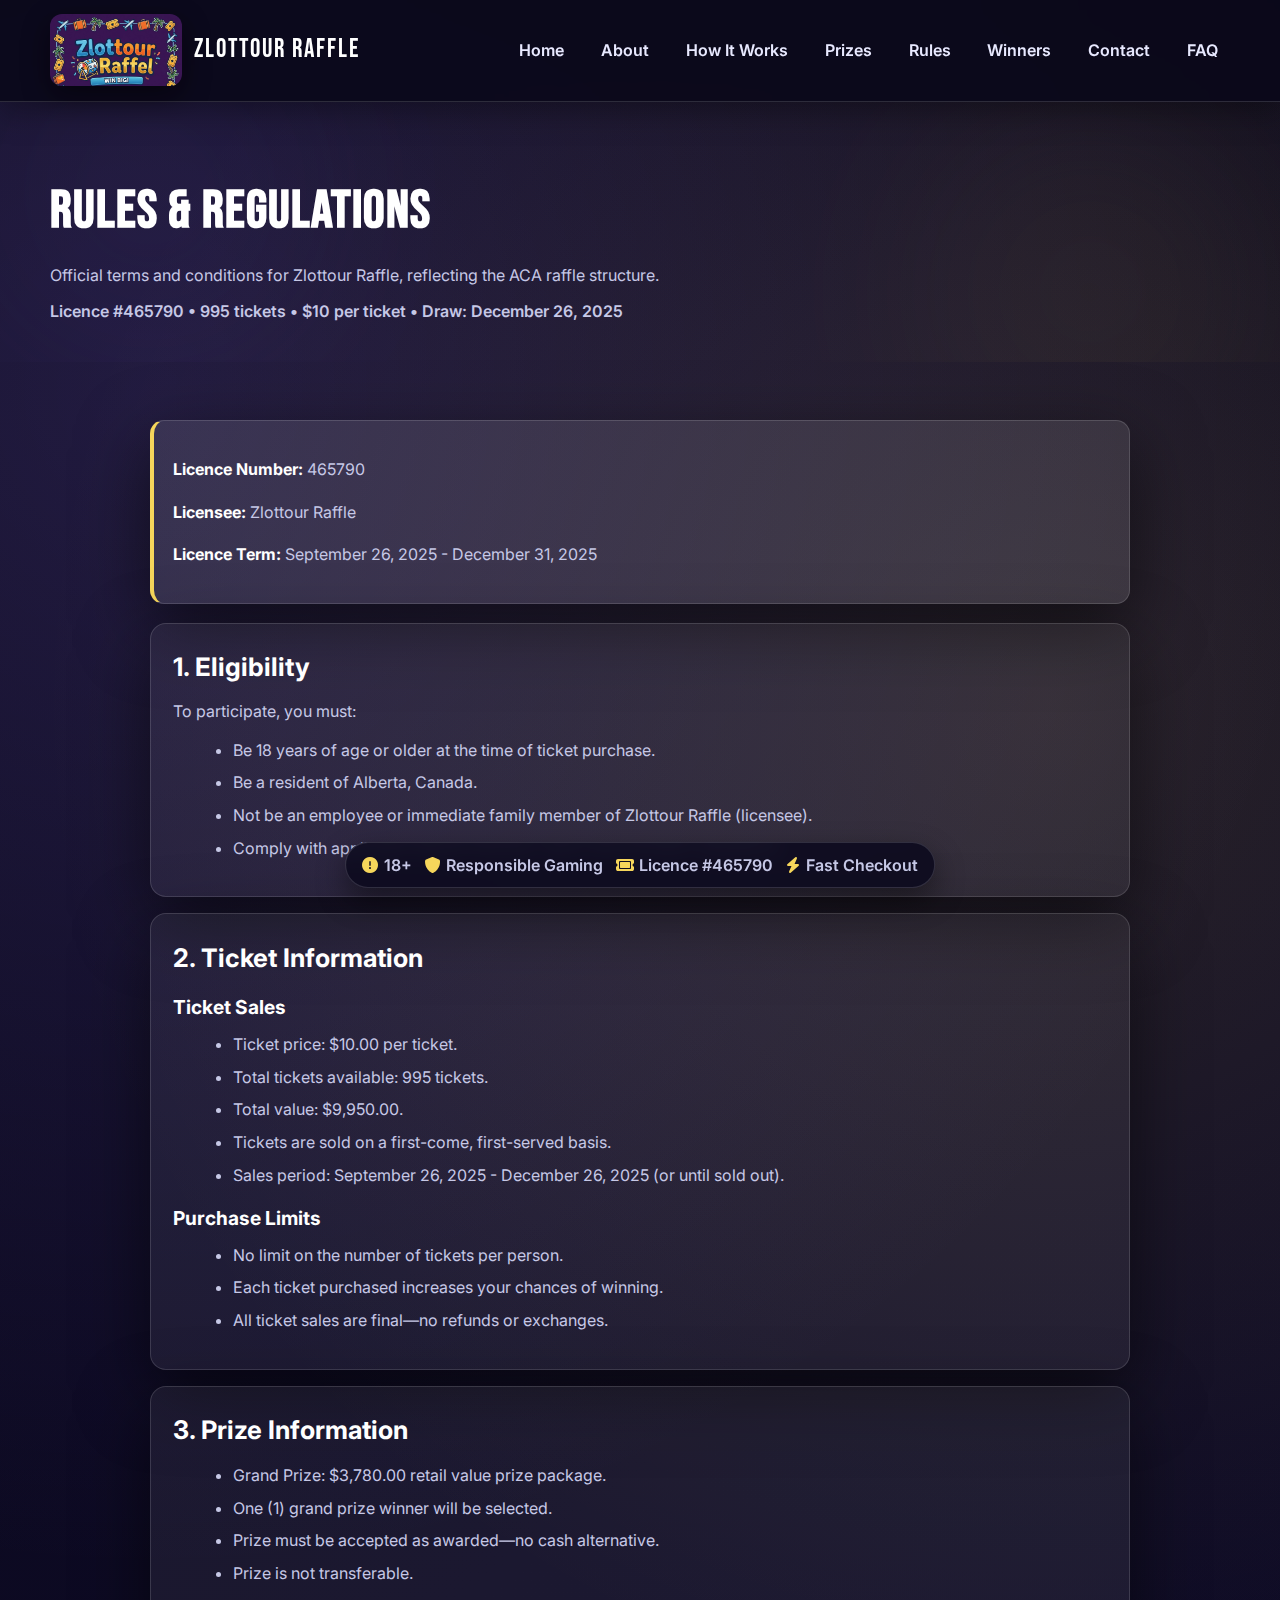
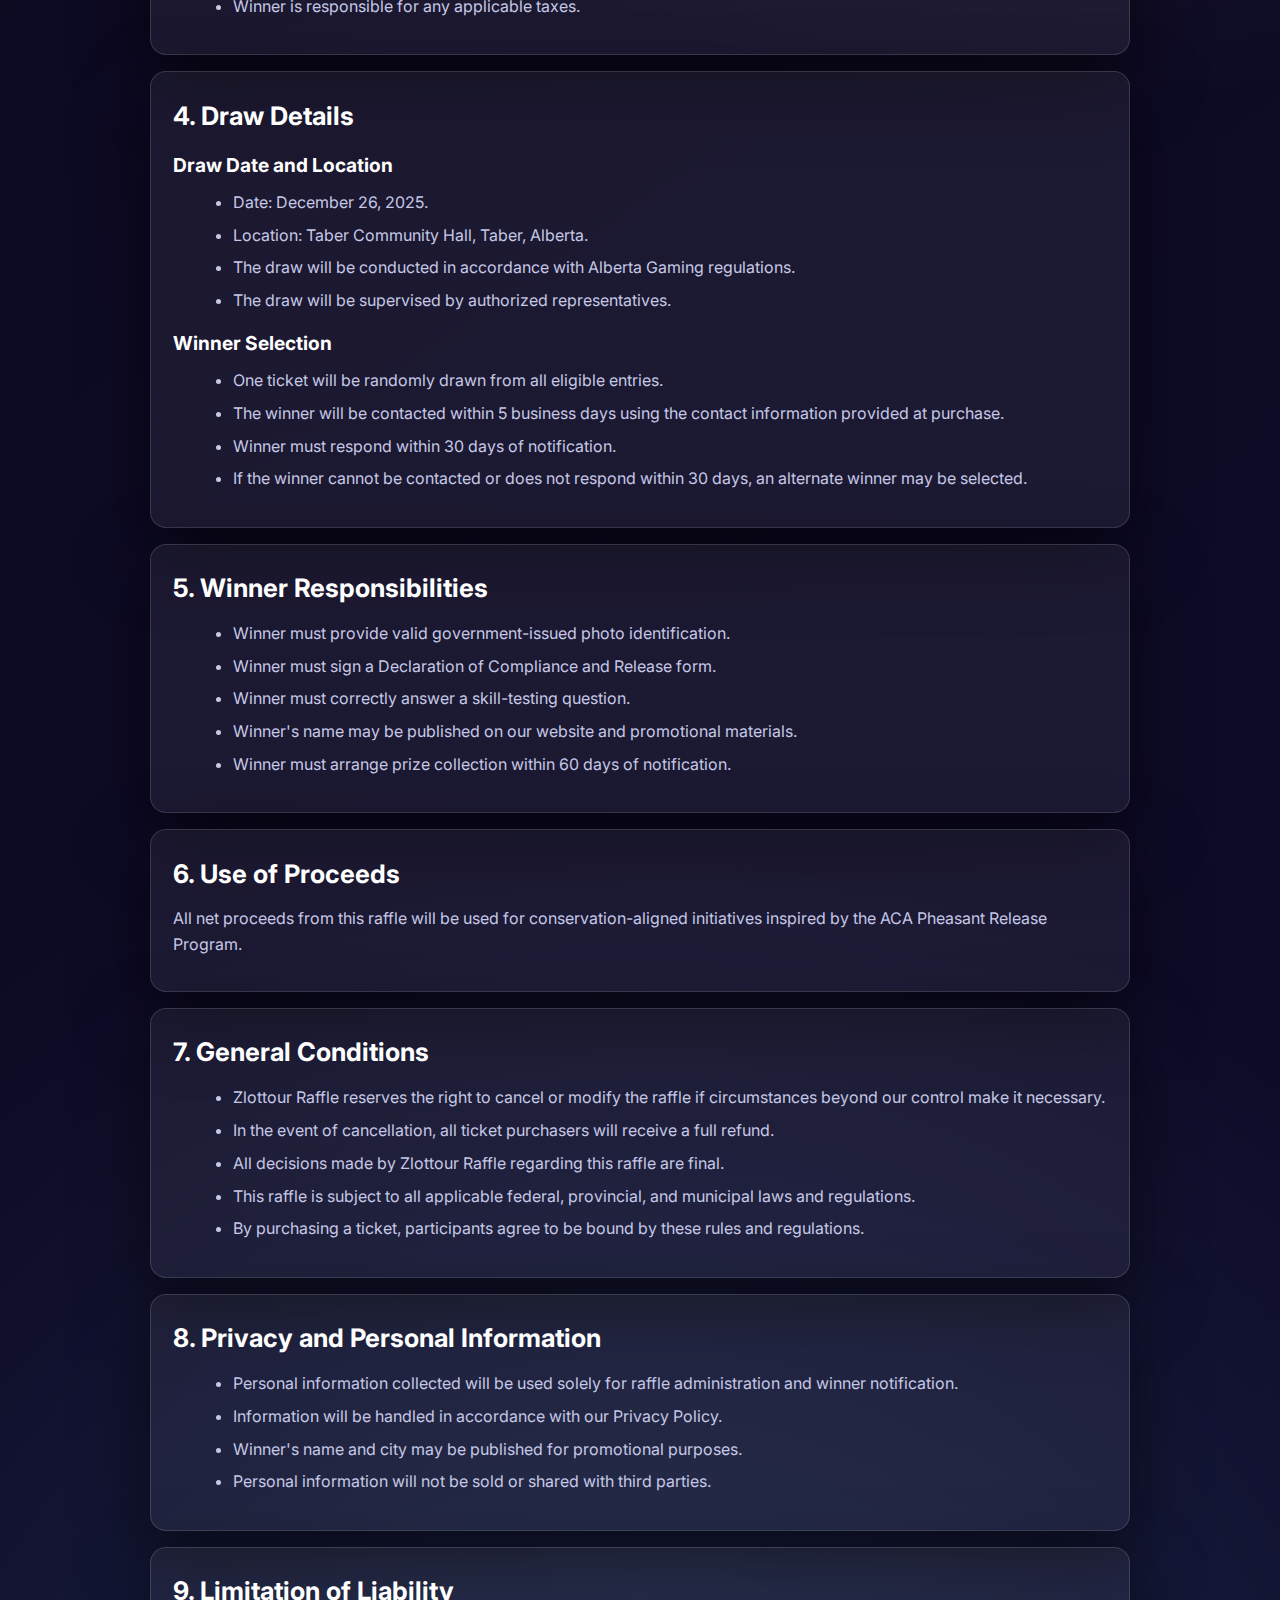
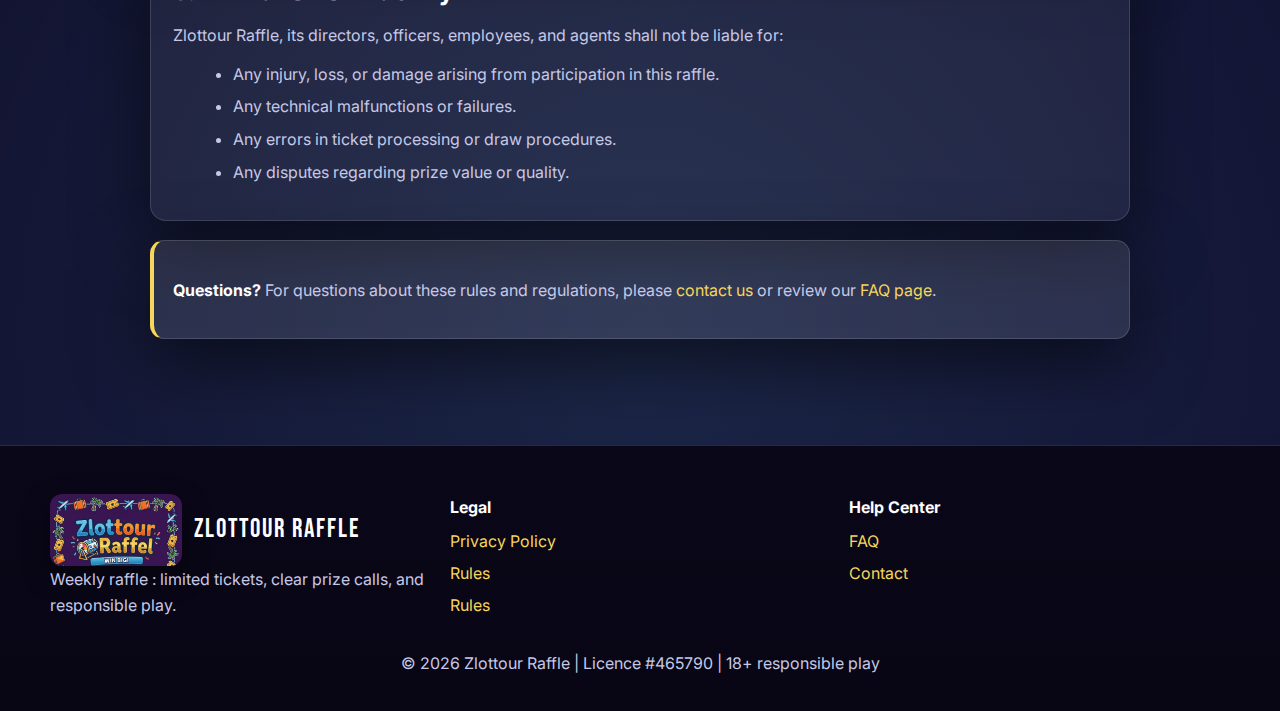
<file: rules/index.html>
<!doctype html>
<html lang="en">
<head>
  <meta charset="utf-8">
  <meta name="viewport" content="width=device-width, initial-scale=1">
  <link rel="icon" type="image/x-icon" href="/favicon.ico">
  <title>Rules &amp; Regulations — Zlottour Raffle</title>
  <meta name="description" content="Official rules for Zlottour Raffle: licence #465790, 995 tickets at $10, draw Dec 26, 2025. Eligibility, ticket rules, draw process, prize details, and responsibilities.">
  <link rel="preconnect" href="https://fonts.googleapis.com">
  <link rel="preconnect" href="https://fonts.gstatic.com" crossorigin>
  <link href="https://fonts.googleapis.com/css2?family=Inter:wght@400;500;600;700;800;900&family=Bebas+Neue&display=swap" rel="stylesheet">
  <link rel="stylesheet" href="https://cdnjs.cloudflare.com/ajax/libs/font-awesome/6.5.2/css/all.min.css">
  <style>
:root{
  --bg: #0d0b21;
  --panel: rgba(255,255,255,0.06);
  --panel-strong: rgba(255,255,255,0.1);
  --text: #e8e9ff;
  --muted: #c6c8e6;
  --heading: #ffffff;
  --accent: #f6d65b;
  --secondary: #9a7bff;
  --primary: #130f2e;
  --border: rgba(255,255,255,0.14);
  --radius: 16px;
  --shadow: 0 24px 70px rgba(0,0,0,0.55);
  --font-display: "Bebas Neue", "Inter", system-ui, sans-serif;
  --font-body: "Inter", system-ui, sans-serif;
}
*{box-sizing:border-box}
body{margin:0; font-family:var(--font-body); background:radial-gradient(circle at 12% 10%, rgba(154,123,255,0.16), transparent 32%),radial-gradient(circle at 82% 18%, rgba(246,214,91,0.12), transparent 30%),radial-gradient(circle at 50% 90%, rgba(108,205,255,0.14), transparent 30%),linear-gradient(145deg, #0a0819 0%, #0d0a24 40%, #0f0c2c 100%); color:var(--text); line-height:1.65; min-height:100vh; -webkit-font-smoothing:antialiased}
a{color:var(--accent); text-decoration:none; transition:color .18s ease, opacity .18s ease}
a:hover{color:var(--secondary); opacity:0.92}
.container{width:min(1180px, 100% - 2.4rem); margin:0 auto}

.topbar{position:sticky; top:0; z-index:80; background:rgba(10,8,25,0.9); backdrop-filter:blur(16px); border-bottom:1px solid var(--border); box-shadow:0 8px 30px rgba(0,0,0,0.35)}
.nav-wrap{display:flex; align-items:center; justify-content:space-between; gap:1rem; padding:0.9rem 0}
.brand{display:flex; align-items:center; gap:0.75rem}
.brand img{width:132px; border-radius:12px; box-shadow:0 10px 28px rgba(0,0,0,0.45)}
.brand-name{font-family:var(--font-display); letter-spacing:2px; font-size:1.6rem; color:var(--heading)}
.nav-links{display:flex; align-items:center; gap:0.8rem}
.nav-links a{color:var(--text); font-weight:600; padding:0.45rem 0.75rem; border-radius:12px; transition:background .15s ease, color .15s ease}
.nav-links a:hover{background:var(--panel); color:var(--accent)}
.nav-links .btn{padding:0.72rem 1rem}
.menu-toggle{display:none; background:var(--panel); border:1px solid var(--border); color:var(--text); padding:0.55rem 0.75rem; border-radius:12px}

.btn{display:inline-flex; align-items:center; justify-content:center; gap:0.45rem; padding:0.78rem 1.6rem; border-radius:12px; font-weight:700; border:1px solid transparent; cursor:pointer; transition:transform .16s ease, box-shadow .2s ease, background .2s ease, color .2s ease}
.btn{white-space:nowrap}
.btn.primary{background:linear-gradient(135deg, var(--secondary), var(--accent)); color:#0b0920; box-shadow:0 12px 36px rgba(0,0,0,0.35)}
.btn.primary:hover{transform:translateY(-2px)}
.btn.ghost{background:var(--panel); border-color:var(--border); color:var(--text)}
.btn.ghost:hover{color:var(--accent)}

.hero{position:relative; overflow:hidden; padding:clamp(2.6rem, 6vw, 4rem) 0 2.4rem}
.hero::before,.hero::after{content:""; position:absolute; width:420px; height:420px; border-radius:50%; filter:blur(120px); opacity:0.35; z-index:0}
.hero::before{top:-120px; left:-60px; background:radial-gradient(circle, rgba(154,123,255,0.45), transparent 60%)}
.hero::after{bottom:-140px; right:-20px; background:radial-gradient(circle, rgba(246,214,91,0.4), transparent 60%)}
.hero-inner{position:relative; z-index:1; display:grid; grid-template-columns:1fr; gap:0.4rem; text-align:left}
.hero-title{font-family:var(--font-display); font-size:clamp(2.3rem, 5vw, 3.4rem); letter-spacing:1px; margin:0 0 0.4rem; color:var(--heading)}
.hero-sub{color:var(--muted); margin:0 0 0.6rem; max-width:880px}
.meta{color:var(--muted); font-weight:600; margin:0}

.section{padding:2.4rem 0; max-width:980px; margin:0 auto}
.card{background:var(--panel); border:1px solid var(--border); border-radius:16px; padding:1.4rem; box-shadow:var(--shadow); margin-bottom:1rem}
.card h2{margin:0 0 0.6rem; color:var(--heading); font-size:1.6rem}
.card h3{margin:0.8rem 0 0.4rem; color:var(--heading); font-size:1.2rem}
.card p{margin:0 0 0.7rem; color:var(--muted)}
.card ul, .card ol{margin:0 0 0.7rem 1.2rem; color:var(--muted); line-height:1.8}
.card li{margin:0.25rem 0}

.highlight{background:var(--panel-strong); border:1px solid var(--border); border-left:4px solid var(--accent); border-radius:14px; padding:1.2rem; box-shadow:var(--shadow); margin:1.2rem 0; color:var(--muted)}
.highlight strong{color:var(--heading)}

.footer{background:linear-gradient(180deg, #0a0718, #080615); border-top:1px solid var(--border); padding:3rem 0 2.2rem; margin-top:3rem}
.footer-grid{display:grid; grid-template-columns:repeat(auto-fit, minmax(240px, 1fr)); gap:1.2rem; margin-bottom:1.6rem}
.footer h4{margin:0 0 0.5rem; color:var(--heading)}
.footer p{margin:0; color:var(--muted)}
.footer ul{list-style:none; padding:0; margin:0}
.footer li{margin:0.35rem 0}
.footer-copy{text-align:center; color:var(--muted); margin:0}

.sticky-ribbon{position:fixed; bottom:12px; left:50%; transform:translateX(-50%); background:rgba(12,10,30,0.9); border:1px solid var(--border); border-radius:999px; padding:0.55rem 1rem; display:flex; align-items:center; gap:0.8rem; box-shadow:0 12px 30px rgba(0,0,0,0.45); backdrop-filter:blur(10px); z-index:60; flex-wrap:wrap}
.sticky-ribbon .item{display:flex; align-items:center; gap:0.35rem; color:var(--muted); font-weight:600}
.sticky-ribbon .item i{color:var(--accent)}

.scroll-top{position:fixed; right:18px; bottom:70px; width:46px; height:46px; border-radius:50%; border:none; background:var(--accent); color:#0b0920; display:flex; align-items:center; justify-content:center; cursor:pointer; box-shadow:0 14px 34px rgba(0,0,0,0.55); opacity:0; visibility:hidden; transition:all .16s; z-index:65}
.scroll-top.show{opacity:1; visibility:visible}
.scroll-top:hover{background:var(--secondary); color:#fff}

@media (max-width: 960px){
  .nav-links{position:absolute; left:0; right:0; top:100%; background:rgba(10,8,25,0.96); padding:0.8rem 1.2rem 1rem; flex-direction:column; align-items:flex-start; border-bottom:1px solid var(--border); display:none}
  .nav-links.open{display:flex}
  .menu-toggle{display:inline-flex}
}
@media (max-width: 720px){
  .brand img{width:112px}
  .sticky-ribbon{bottom:14px; border-radius:16px}
}
  </style>
</head>
<body class="Zlottour">
  <header class="topbar">
    <div class="container nav-wrap">
      <a class="brand" href="/">
        <img src="../assets/img.png" alt="Zlottour logo">
        <span class="brand-name">Zlottour Raffle</span>
      </a>
      <button class="menu-toggle" type="button" aria-label="Toggle menu" data-menu-toggle>
        <i class="fa-solid fa-bars"></i>
      </button>
      <nav class="nav-links" id="navMenu">
        <a href="/">Home</a>
        <a href="/#impact">About</a>
        <a href="/#how">How It Works</a>
        <a href="/prizes">Prizes</a>
        <a href="/rules">Rules</a>
        <a href="/#winners">Winners</a>
        <a href="/#contact">Contact</a>
        <a href="/faq">FAQ</a>
      </nav>
    </div>
  </header>

  <main>
    <section class="hero" id="rules">
      <div class="container hero-inner">
        <div>
          <h1 class="hero-title">Rules &amp; Regulations</h1>
          <p class="hero-sub">Official terms and conditions for Zlottour Raffle, reflecting the ACA raffle structure.</p>
          <p class="meta">Licence #465790 • 995 tickets • $10 per ticket • Draw: December 26, 2025</p>
        </div>
      </div>
    </section>

    <section class="section" aria-labelledby="rules-content">
      <div class="highlight">
        <p><strong>Licence Number:</strong> 465790</p>
        <p><strong>Licensee:</strong> Zlottour Raffle</p>
        <p><strong>Licence Term:</strong> September 26, 2025 - December 31, 2025</p>
      </div>

      <div class="card">
        <h2>1. Eligibility</h2>
        <p>To participate, you must:</p>
        <ul>
          <li>Be 18 years of age or older at the time of ticket purchase.</li>
          <li>Be a resident of Alberta, Canada.</li>
          <li>Not be an employee or immediate family member of Zlottour Raffle (licensee).</li>
          <li>Comply with applicable Alberta Gaming, Liquor and Cannabis regulations.</li>
        </ul>
      </div>

      <div class="card">
        <h2>2. Ticket Information</h2>
        <h3>Ticket Sales</h3>
        <ul>
          <li>Ticket price: $10.00 per ticket.</li>
          <li>Total tickets available: 995 tickets.</li>
          <li>Total value: $9,950.00.</li>
          <li>Tickets are sold on a first-come, first-served basis.</li>
          <li>Sales period: September 26, 2025 - December 26, 2025 (or until sold out).</li>
        </ul>
        <h3>Purchase Limits</h3>
        <ul>
          <li>No limit on the number of tickets per person.</li>
          <li>Each ticket purchased increases your chances of winning.</li>
          <li>All ticket sales are final—no refunds or exchanges.</li>
        </ul>
      </div>

      <div class="card">
        <h2>3. Prize Information</h2>
        <ul>
          <li>Grand Prize: $3,780.00 retail value prize package.</li>
          <li>One (1) grand prize winner will be selected.</li>
          <li>Prize must be accepted as awarded—no cash alternative.</li>
          <li>Prize is not transferable.</li>
          <li>Winner is responsible for any applicable taxes.</li>
        </ul>
      </div>

      <div class="card">
        <h2>4. Draw Details</h2>
        <h3>Draw Date and Location</h3>
        <ul>
          <li>Date: December 26, 2025.</li>
          <li>Location: Taber Community Hall, Taber, Alberta.</li>
          <li>The draw will be conducted in accordance with Alberta Gaming regulations.</li>
          <li>The draw will be supervised by authorized representatives.</li>
        </ul>
        <h3>Winner Selection</h3>
        <ul>
          <li>One ticket will be randomly drawn from all eligible entries.</li>
          <li>The winner will be contacted within 5 business days using the contact information provided at purchase.</li>
          <li>Winner must respond within 30 days of notification.</li>
          <li>If the winner cannot be contacted or does not respond within 30 days, an alternate winner may be selected.</li>
        </ul>
      </div>

      <div class="card">
        <h2>5. Winner Responsibilities</h2>
        <ul>
          <li>Winner must provide valid government-issued photo identification.</li>
          <li>Winner must sign a Declaration of Compliance and Release form.</li>
          <li>Winner must correctly answer a skill-testing question.</li>
          <li>Winner's name may be published on our website and promotional materials.</li>
          <li>Winner must arrange prize collection within 60 days of notification.</li>
        </ul>
      </div>

      <div class="card">
        <h2>6. Use of Proceeds</h2>
        <p>All net proceeds from this raffle will be used for conservation-aligned initiatives inspired by the ACA Pheasant Release Program.</p>
      </div>

      <div class="card">
        <h2>7. General Conditions</h2>
        <ul>
          <li>Zlottour Raffle reserves the right to cancel or modify the raffle if circumstances beyond our control make it necessary.</li>
          <li>In the event of cancellation, all ticket purchasers will receive a full refund.</li>
          <li>All decisions made by Zlottour Raffle regarding this raffle are final.</li>
          <li>This raffle is subject to all applicable federal, provincial, and municipal laws and regulations.</li>
          <li>By purchasing a ticket, participants agree to be bound by these rules and regulations.</li>
        </ul>
      </div>

      <div class="card">
        <h2>8. Privacy and Personal Information</h2>
        <ul>
          <li>Personal information collected will be used solely for raffle administration and winner notification.</li>
          <li>Information will be handled in accordance with our Privacy Policy.</li>
          <li>Winner's name and city may be published for promotional purposes.</li>
          <li>Personal information will not be sold or shared with third parties.</li>
        </ul>
      </div>

      <div class="card">
        <h2>9. Limitation of Liability</h2>
        <p>Zlottour Raffle, its directors, officers, employees, and agents shall not be liable for:</p>
        <ul>
          <li>Any injury, loss, or damage arising from participation in this raffle.</li>
          <li>Any technical malfunctions or failures.</li>
          <li>Any errors in ticket processing or draw procedures.</li>
          <li>Any disputes regarding prize value or quality.</li>
        </ul>
      </div>

      <div class="highlight">
        <p><strong>Questions?</strong> For questions about these rules and regulations, please <a href="/#contact">contact us</a> or review our <a href="/faq">FAQ page</a>.</p>
      </div>
    </section>
  </main>

  <footer class="footer">
    <div class="container">
      <div class="footer-grid">
        <div>
          <div class="brand">
            <img src="../assets/img.png" alt="Zlottour logo">
            <span class="brand-name">Zlottour Raffle</span>
          </div>
          <p>Weekly raffle : limited tickets, clear prize calls, and responsible play.</p>
        </div>
        <div>
          <h4>Legal</h4>
          <ul>
            <li><a href="/privacy-policy">Privacy Policy</a></li>
            <li><a href="/rules">Rules</a></li>
            <li><a href="/rules">Rules</a></li>
          </ul>
        </div>
        <div>
          <h4>Help Center</h4>
          <ul>
            <li><a href="/faq">FAQ</a></li>
            <li><a href="/#contact">Contact</a></li>
          </ul>
        </div>
      </div>
      <p class="footer-copy">© <span data-year></span> Zlottour Raffle | Licence #465790 | 18+ responsible play</p>
    </div>
  </footer>

  <div class="sticky-ribbon">
    <div class="item"><i class="fa-solid fa-circle-exclamation"></i> 18+</div>
    <div class="item"><i class="fa-solid fa-shield"></i> Responsible Gaming</div>
    <div class="item"><i class="fa-solid fa-ticket"></i> Licence #465790</div>
    <div class="item"><i class="fa-solid fa-bolt"></i> Fast Checkout</div>
  </div>

  <button id="hubScrollTop" class="scroll-top" aria-label="Scroll to top">
    <i class="fa-solid fa-chevron-up"></i>
  </button>

  <script src="../assets/main.js" defer></script>
</body>
</html>
</file>
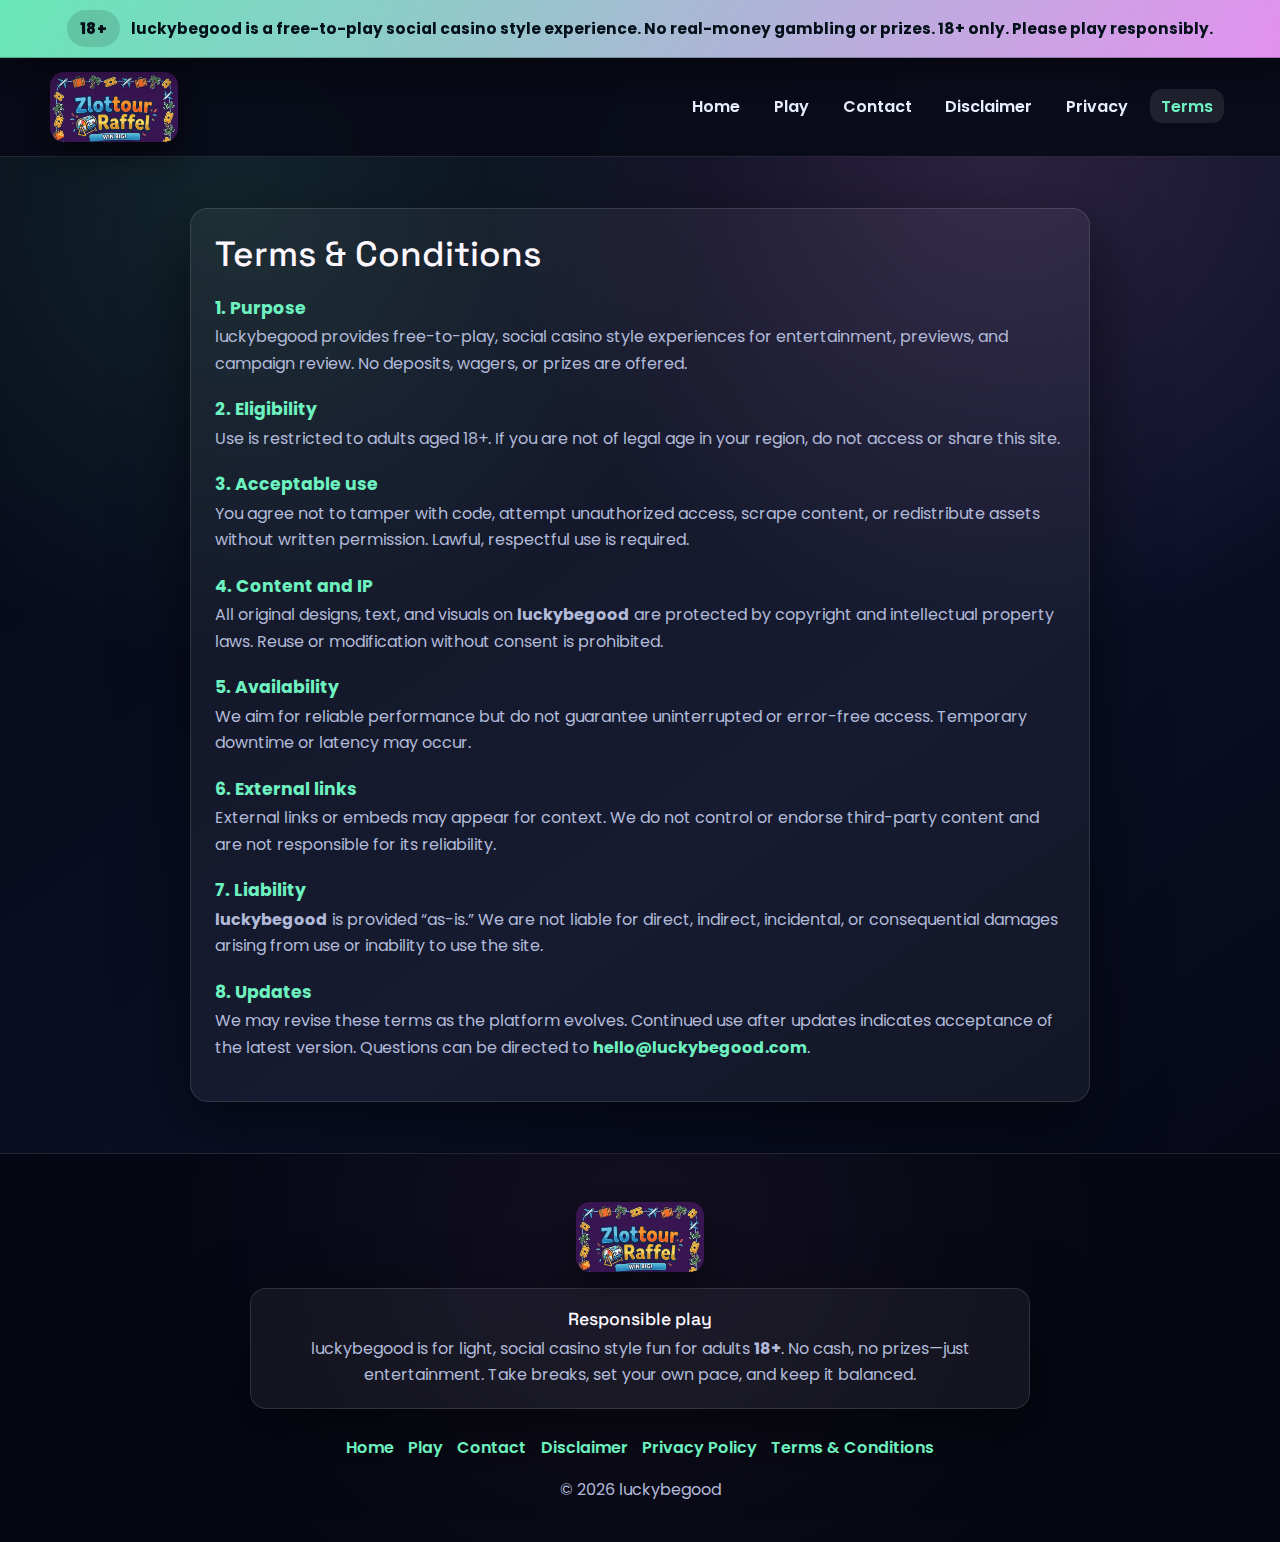
<file: terms-and-conditions/index.html>
<!doctype html>
<html lang="en">
<head>
  <meta charset="utf-8">
  <meta name="viewport" content="width=device-width, initial-scale=1">
  <title>Terms & Conditions - luckybegood</title>
  <meta name="description" content="Terms and conditions for luckybegood, the free-to-play, 18+ social casino style destination.">
  <link rel="preconnect" href="https://fonts.googleapis.com">
  <link rel="preconnect" href="https://fonts.gstatic.com" crossorigin>
  <link href="https://fonts.googleapis.com/css2?family=Poppins:wght@400;500;600;700&family=Space+Grotesk:wght@500;600;700&display=swap" rel="stylesheet">
  <link href="https://cdn.jsdelivr.net/npm/bootstrap@5.3.3/dist/css/bootstrap.min.css" rel="stylesheet">
  <link rel="stylesheet" href="https://cdnjs.cloudflare.com/ajax/libs/font-awesome/6.5.2/css/all.min.css">
  <link rel="icon" href="/favicon.ico">
  <link rel="apple-touch-icon" sizes="180x180" href="/apple-touch-icon.png">
  <style>
:root{--bg:#050713;--bg-2:#0a0f26;--text:#e8ecff;--muted:#b2bad9;--heading:#fdf8ff;--accent:#6df2c0;--accent-2:#f39cfe;--card:rgba(255,255,255,0.05);--card-strong:rgba(255,255,255,0.09);--border:rgba(255,255,255,0.12);--shadow:0 26px 70px rgba(0,0,0,0.55);--radius:18px;--font-heading:"Space Grotesk","Inter",system-ui,sans-serif;--font-body:"Poppins","Inter",system-ui,sans-serif;}*{box-sizing:border-box}body.nova-shell-p7q4{margin:0;min-height:100vh;font-family:var(--font-body);color:var(--text);background:radial-gradient(circle at 18% 12%, rgba(109,242,192,0.12), transparent 28%),radial-gradient(circle at 78% 8%, rgba(243,156,254,0.16), transparent 30%),linear-gradient(145deg, var(--bg), var(--bg-2) 55%, #040510);-webkit-font-smoothing:antialiased;line-height:1.65;}a{color:var(--accent);text-decoration:none;transition:color .15s ease,opacity .15s ease}a:hover{color:var(--accent-2);opacity:0.9}.link-accent-m8q5{color:var(--accent);font-weight:700}.link-accent-m8q5:hover{color:var(--accent-2)}img{max-width:100%;display:block}.shell-wrap-z4m2{width:min(1180px, 100% - 2.4rem);margin:0 auto}
.alert-strip-f2m7{background:linear-gradient(120deg, rgba(109,242,192,0.95), rgba(243,156,254,0.92));color:#031019;padding:0.6rem 0;font-weight:700;border-bottom:1px solid rgba(0,0,0,0.25);box-shadow:0 14px 28px rgba(0,0,0,0.35);position:relative;z-index:70;}
.alert-inner-v7x1{display:flex;align-items:center;justify-content:center;gap:0.7rem;flex-wrap:wrap;font-size:0.96rem;}
.alert-pill-x6c4{background:rgba(0,0,0,0.12);color:#031019;padding:0.38rem 0.78rem;border-radius:999px;font-weight:800;letter-spacing:0.5px;}
.nav-rail-q5h8{background:rgba(8,10,22,0.9);backdrop-filter:blur(14px);border-bottom:1px solid var(--border);position:sticky;top:0;z-index:60;padding:0.9rem 0;}
.nav-rail-q5h8 .navbar-brand{display:flex;align-items:center;gap:0.65rem;padding:0;}
.brand-logo-u8b4{width:128px;height:auto;border-radius:14px;box-shadow:0 12px 28px rgba(0,0,0,0.45);}
.nav-link-u4e7{color:var(--text);font-weight:600;margin:0 0.35rem;padding:0.35rem 0.7rem;border-radius:12px;transition:background .15s ease,color .15s ease;}
.nav-link-u4e7.active,.nav-link-u4e7:hover{background:var(--card-strong);color:var(--accent);}
.navbar-toggler{border:1px solid var(--border);color:var(--text)}
.navbar-toggler:focus{box-shadow:0 0 0 3px rgba(109,242,192,0.2)}
.section-title-m3y2{font-family:var(--font-heading);color:var(--heading);font-size:2.2rem;margin:0 0 0.45rem;}
.section-sub-p0c6{margin:0 0 1rem;color:var(--muted)}
.notice-slab-n7b6{padding:3.2rem 0;}
.notice-box-a9r0{max-width:900px;margin:0 auto;background:var(--card);border:1px solid var(--border);padding:1.5rem;border-radius:18px;box-shadow:var(--shadow);}
.subheading-c8q2{color:var(--accent);font-size:1.08rem;margin:1.4rem 0 0.35rem;font-weight:700;}
.footer-bar-c6u3{background:rgba(5,7,18,0.94);color:var(--text);text-align:center;padding:3rem 1rem 2.4rem;border-top:1px solid var(--border);position:relative;overflow:hidden;}
.footer-bar-c6u3::before{content:"";position:absolute;inset:0;background:radial-gradient(circle at 50% 18%, rgba(243,156,254,0.06), transparent 65%);z-index:0;}
.footer-bar-c6u3 .shell-wrap-z4m2{position:relative;z-index:1}
.footer-brand-u2m9{display:flex;align-items:center;justify-content:center;gap:0.75rem;margin-bottom:1rem;}
.footer-note-w0e3{background:var(--card);border:1px solid var(--border);color:var(--muted);max-width:780px;margin:0 auto 1.6rem;padding:1.25rem;border-radius:16px;box-shadow:var(--shadow);}
.footer-list-z1t5{display:flex;justify-content:center;gap:0.9rem;flex-wrap:wrap;padding:0;margin:0 0 1rem;list-style:none;}
.footer-list-z1t5 a{color:var(--accent);font-weight:600}
.footer-list-z1t5 a:hover{color:var(--accent-2)}
.footer-copy-l5u7{color:var(--muted);margin:0}
.scroll-top-d8n2{position:fixed;right:22px;bottom:22px;width:46px;height:46px;border-radius:50%;border:none;background:var(--accent);color:#051019;display:flex;align-items:center;justify-content:center;cursor:pointer;box-shadow:0 16px 34px rgba(0,0,0,0.55);opacity:0;visibility:hidden;transition:all .16s ease;z-index:90;}
.scroll-top-d8n2.show{opacity:1;visibility:visible}
.scroll-top-d8n2:hover{background:var(--accent-2)}
.sr-only{position:absolute;width:1px;height:1px;padding:0;margin:-1px;overflow:hidden;clip:rect(0,0,0,0);border:0;}
@media(max-width:768px){.nav-rail-q5h8{padding:0.75rem 0}}
@media(max-width:576px){.brand-logo-u8b4{width:112px}}
  </style>
</head>
<body class="nova-shell-p7q4">

<div class="alert-strip-f2m7">
  <div class="shell-wrap-z4m2 alert-inner-v7x1">
    <span class="alert-pill-x6c4">18+</span>
    <span>luckybegood is a free-to-play social casino style experience. No real-money gambling or prizes. 18+ only. Please play responsibly.</span>
  </div>
</div>

<nav class="navbar navbar-expand-lg nav-rail-q5h8">
  <div class="shell-wrap-z4m2 d-flex align-items-center justify-content-between">
    <a class="navbar-brand" href="/">
      <img class="brand-logo-u8b4" src="../assets/img.png" alt="luckybegood logo">
      <span class="sr-only">luckybegood</span>
    </a>
    <button class="navbar-toggler" type="button" data-bs-toggle="collapse" data-bs-target="#navMenu" aria-controls="navMenu" aria-expanded="false" aria-label="Toggle navigation">
      <span class="navbar-toggler-icon"><i class="fas fa-bars"></i></span>
    </button>
    <div class="collapse navbar-collapse justify-content-end" id="navMenu">
      <ul class="navbar-nav mb-2 mb-lg-0 align-items-lg-center">
        <li class="nav-item"><a class="nav-link-u4e7" href="/">Home</a></li>
        <li class="nav-item"><a class="nav-link-u4e7" href="/play">Play</a></li>
        <li class="nav-item"><a class="nav-link-u4e7" href="/#contact">Contact</a></li>
        <li class="nav-item"><a class="nav-link-u4e7" href="/disclaimer">Disclaimer</a></li>
        <li class="nav-item"><a class="nav-link-u4e7" href="/privacy-policy">Privacy</a></li>
        <li class="nav-item"><a class="nav-link-u4e7 active" href="/terms-and-conditions">Terms</a></li>
      </ul>
    </div>
  </div>
</nav>

<section id="terms-and-conditions" class="notice-slab-n7b6">
  <div class="shell-wrap-z4m2">
    <div class="notice-box-a9r0">
      <h2 class="section-title-m3y2">Terms &amp; Conditions</h2>

      <h3 class="subheading-c8q2">1. Purpose</h3>
      <p class="section-sub-p0c6">luckybegood provides free-to-play, social casino style experiences for entertainment, previews, and campaign review. No deposits, wagers, or prizes are offered.</p>

      <h3 class="subheading-c8q2">2. Eligibility</h3>
      <p class="section-sub-p0c6">Use is restricted to adults aged 18+. If you are not of legal age in your region, do not access or share this site.</p>

      <h3 class="subheading-c8q2">3. Acceptable use</h3>
      <p class="section-sub-p0c6">You agree not to tamper with code, attempt unauthorized access, scrape content, or redistribute assets without written permission. Lawful, respectful use is required.</p>

      <h3 class="subheading-c8q2">4. Content and IP</h3>
      <p class="section-sub-p0c6">All original designs, text, and visuals on <strong>luckybegood</strong> are protected by copyright and intellectual property laws. Reuse or modification without consent is prohibited.</p>

      <h3 class="subheading-c8q2">5. Availability</h3>
      <p class="section-sub-p0c6">We aim for reliable performance but do not guarantee uninterrupted or error-free access. Temporary downtime or latency may occur.</p>

      <h3 class="subheading-c8q2">6. External links</h3>
      <p class="section-sub-p0c6">External links or embeds may appear for context. We do not control or endorse third-party content and are not responsible for its reliability.</p>

      <h3 class="subheading-c8q2">7. Liability</h3>
      <p class="section-sub-p0c6"><strong>luckybegood</strong> is provided “as-is.” We are not liable for direct, indirect, incidental, or consequential damages arising from use or inability to use the site.</p>

      <h3 class="subheading-c8q2">8. Updates</h3>
      <p class="section-sub-p0c6">We may revise these terms as the platform evolves. Continued use after updates indicates acceptance of the latest version. Questions can be directed to <a href="mailto:hello@luckybegood.com" class="link-accent-m8q5">hello@luckybegood.com</a>.</p>
    </div>
  </div>
</section>

<footer class="footer-bar-c6u3">
  <div class="shell-wrap-z4m2">
    <div class="footer-brand-u2m9">
      <img class="brand-logo-u8b4" src="../assets/img.png" alt="luckybegood logo">
      <span class="sr-only">luckybegood</span>
    </div>
    <div class="footer-note-w0e3">
      <h5 class="section-title-m3y2" style="margin-bottom:0.35rem; font-size:1.1rem;">Responsible play</h5>
      <p class="section-sub-p0c6" style="margin:0;">
        luckybegood is for light, social casino style fun for adults <strong>18+</strong>. No cash, no prizes—just entertainment.
        Take breaks, set your own pace, and keep it balanced.
      </p>
    </div>
    <ul class="footer-list-z1t5">
      <li><a href="/">Home</a></li>
      <li><a href="/play">Play</a></li>
      <li><a href="/#contact">Contact</a></li>
      <li><a href="/disclaimer">Disclaimer</a></li>
      <li><a href="/privacy-policy">Privacy Policy</a></li>
      <li><a href="/terms-and-conditions">Terms &amp; Conditions</a></li>
    </ul>
    <p class="footer-copy-l5u7">© <span data-year></span> luckybegood</p>
  </div>
</footer>

<button id="hubScrollTop" class="scroll-top-d8n2" aria-label="Scroll to top">
  <i class="fas fa-chevron-up"></i>
</button>

<script src="https://cdn.jsdelivr.net/npm/bootstrap@5.3.3/dist/js/bootstrap.bundle.min.js"></script>
<script src="../assets/main.js" defer></script>
</body>
</html>
</file>
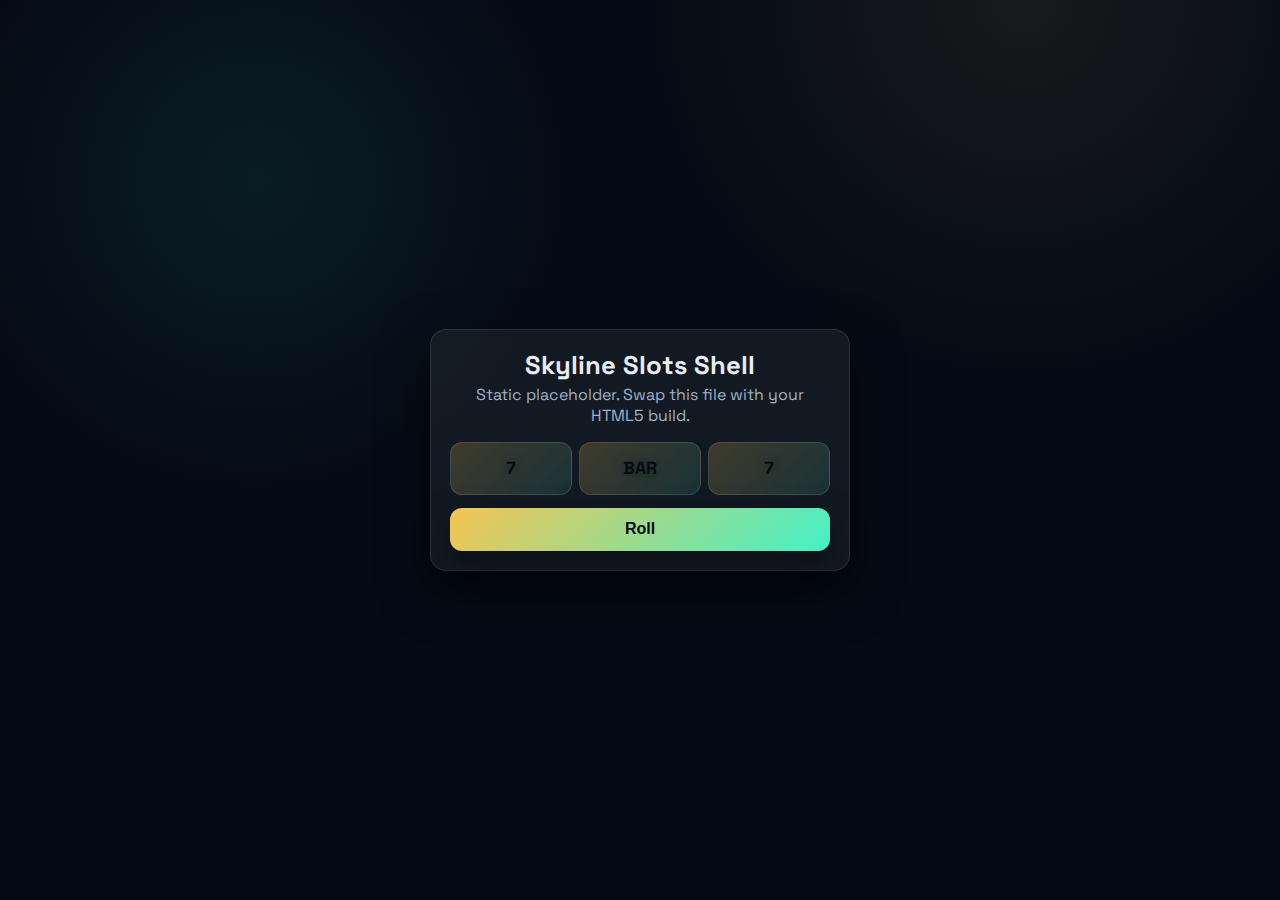
<file: games/game-1/index.html>
<!doctype html>
<html lang="en">
<head>
  <meta charset="utf-8">
  <meta name="viewport" content="width=device-width, initial-scale=1">
  <title>Game Shell 1 — Skyline Slots</title>
  <link rel="preconnect" href="https://fonts.googleapis.com">
  <link rel="preconnect" href="https://fonts.gstatic.com" crossorigin>
  <link href="https://fonts.googleapis.com/css2?family=Space+Grotesk:wght@500;700&display=swap" rel="stylesheet">
  <style>
    :root{
      --bg: #050b16;
      --accent: #f6c452;
      --accent-2: #45f0c8;
      --card: rgba(255,255,255,0.06);
      --text: #e8ecf5;
      --muted: #9fb1c8;
    }
    *{box-sizing:border-box}
    body{
      margin:0;
      font-family:"Space Grotesk", system-ui, sans-serif;
      min-height:100vh;
      background:radial-gradient(circle at 20% 20%, rgba(69,240,200,0.08), transparent 25%),
                 radial-gradient(circle at 80% 0%, rgba(246,196,82,0.08), transparent 28%),
                 #050b16;
      color:var(--text);
      display:flex;
      align-items:center;
      justify-content:center;
      padding:1rem;
    }
    .card{
      width:min(420px, 100%);
      background:var(--card);
      border:1px solid rgba(255,255,255,0.1);
      border-radius:16px;
      padding:1.2rem;
      box-shadow:0 18px 50px rgba(0,0,0,0.55);
      text-align:center;
    }
    h1{
      margin:0 0 0.2rem;
      font-size:1.6rem;
    }
    p{margin:0.2rem 0; color:var(--muted)}
    .reel{
      display:grid;
      grid-template-columns:repeat(3, 1fr);
      gap:0.4rem;
      margin:1rem 0 0.8rem;
    }
    .slot{
      padding:0.9rem 0.6rem;
      border-radius:12px;
      border:1px solid rgba(255,255,255,0.12);
      background:linear-gradient(135deg, rgba(246,196,82,0.2), rgba(69,240,200,0.12));
      font-weight:700;
      font-size:1.1rem;
      color:#050b16;
      text-shadow:0 1px 10px rgba(0,0,0,0.35);
    }
    button{
      background:linear-gradient(135deg, var(--accent), var(--accent-2));
      color:#050b16;
      font-weight:700;
      border:none;
      border-radius:12px;
      padding:0.8rem 1.2rem;
      cursor:pointer;
      box-shadow:0 14px 36px rgba(0,0,0,0.45);
      transition:transform .18s ease;
      width:100%;
      font-size:1rem;
    }
    button:hover{transform:translateY(-2px)}
  </style>
</head>
<body>
  <div class="card">
    <h1>Skyline Slots Shell</h1>
    <p>Static placeholder. Swap this file with your HTML5 build.</p>
    <div class="reel" id="reel">
      <div class="slot">7</div>
      <div class="slot">BAR</div>
      <div class="slot">7</div>
    </div>
    <button id="roll">Roll</button>
  </div>

  <script>
    const options = ["7", "BAR", "AAA", "JH", "WIN"];
    const reel = document.getElementById("reel");
    document.getElementById("roll").addEventListener("click", ()=>{
      reel.querySelectorAll(".slot").forEach(slot=>{
        const pick = options[Math.floor(Math.random()*options.length)];
        slot.textContent = pick;
      });
    });
  </script>
</body>
</html>
</file>
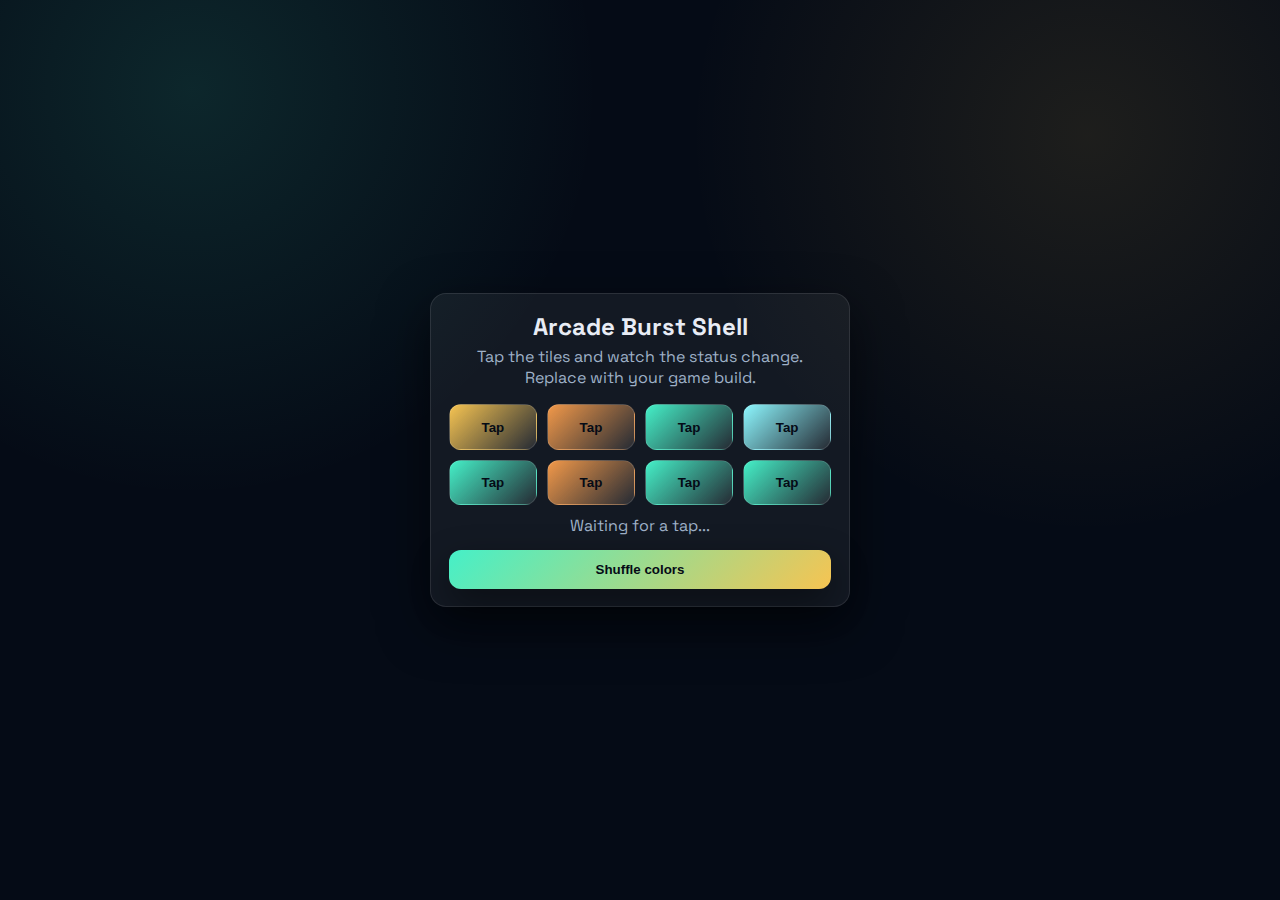
<file: games/game-2/index.html>
<!doctype html>
<html lang="en">
<head>
  <meta charset="utf-8">
  <meta name="viewport" content="width=device-width, initial-scale=1">
  <title>Game Shell 2 — Arcade Burst</title>
  <link rel="preconnect" href="https://fonts.googleapis.com">
  <link rel="preconnect" href="https://fonts.gstatic.com" crossorigin>
  <link href="https://fonts.googleapis.com/css2?family=Space+Grotesk:wght@500;700&display=swap" rel="stylesheet">
  <style>
    :root{
      --bg:#050b16;
      --card:rgba(255,255,255,0.06);
      --accent:#45f0c8;
      --accent-2:#f6c452;
      --text:#e8ecf5;
      --muted:#9fb1c8;
    }
    *{box-sizing:border-box}
    body{
      margin:0;
      min-height:100vh;
      font-family:"Space Grotesk", system-ui, sans-serif;
      background:radial-gradient(circle at 15% 10%, rgba(69,240,200,0.12), transparent 30%),
                 radial-gradient(circle at 85% 15%, rgba(246,196,82,0.1), transparent 30%),
                 #050b16;
      color:var(--text);
      display:flex;
      align-items:center;
      justify-content:center;
      padding:1rem;
    }
    .wrap{
      width:min(420px, 100%);
      background:var(--card);
      border:1px solid rgba(255,255,255,0.1);
      border-radius:16px;
      padding:1.1rem;
      box-shadow:0 18px 50px rgba(0,0,0,0.55);
      text-align:center;
    }
    h1{margin:0 0 0.2rem; font-size:1.5rem}
    p{margin:0.25rem 0; color:var(--muted)}
    .grid{
      display:grid;
      grid-template-columns:repeat(4, 1fr);
      gap:0.6rem;
      margin:1rem 0 0.6rem;
    }
    .tile{
      padding:0.9rem 0.6rem;
      border-radius:12px;
      border:1px solid rgba(255,255,255,0.12);
      background:linear-gradient(160deg, rgba(69,240,200,0.24), rgba(246,196,82,0.16));
      font-weight:700;
      color:#050b16;
      cursor:pointer;
      transition:transform .12s ease, box-shadow .12s ease;
    }
    .tile.active{
      box-shadow:0 0 0 2px rgba(69,240,200,0.4);
    }
    .tile:hover{transform:translateY(-2px)}
    .cta{
      margin-top:0.6rem;
      padding:0.75rem;
      border-radius:12px;
      background:linear-gradient(135deg, var(--accent), var(--accent-2));
      color:#050b16;
      font-weight:700;
      border:none;
      cursor:pointer;
      width:100%;
      box-shadow:0 14px 36px rgba(0,0,0,0.45);
      transition:transform .18s ease;
    }
    .cta:hover{transform:translateY(-2px)}
  </style>
</head>
<body>
  <div class="wrap">
    <h1>Arcade Burst Shell</h1>
    <p>Tap the tiles and watch the status change. Replace with your game build.</p>
    <div class="grid" id="tileGrid"></div>
    <p id="status">Waiting for a tap...</p>
    <button class="cta" id="shuffle">Shuffle colors</button>
  </div>

  <script>
    const colors = ["var(--accent)", "var(--accent-2)", "#8df7ff", "#f2994a"];
    const tileGrid = document.getElementById("tileGrid");
    const status = document.getElementById("status");
    const shuffleBtn = document.getElementById("shuffle");

    function buildGrid(){
      tileGrid.innerHTML = "";
      for(let i=0;i<8;i++){
        const tile = document.createElement("button");
        tile.className = "tile";
        tile.textContent = "Tap";
        tile.style.background = `linear-gradient(135deg, ${pick()}, rgba(255,255,255,0.08))`;
        tile.addEventListener("click", ()=>{
          tile.classList.toggle("active");
          tile.textContent = tile.classList.contains("active") ? "Active" : "Tap";
          status.textContent = "Tiles switched: " + document.querySelectorAll(".tile.active").length;
        });
        tileGrid.appendChild(tile);
      }
    }
    function pick(){
      return colors[Math.floor(Math.random()*colors.length)];
    }
    shuffleBtn.addEventListener("click", buildGrid);
    buildGrid();
  </script>
</body>
</html>
</file>
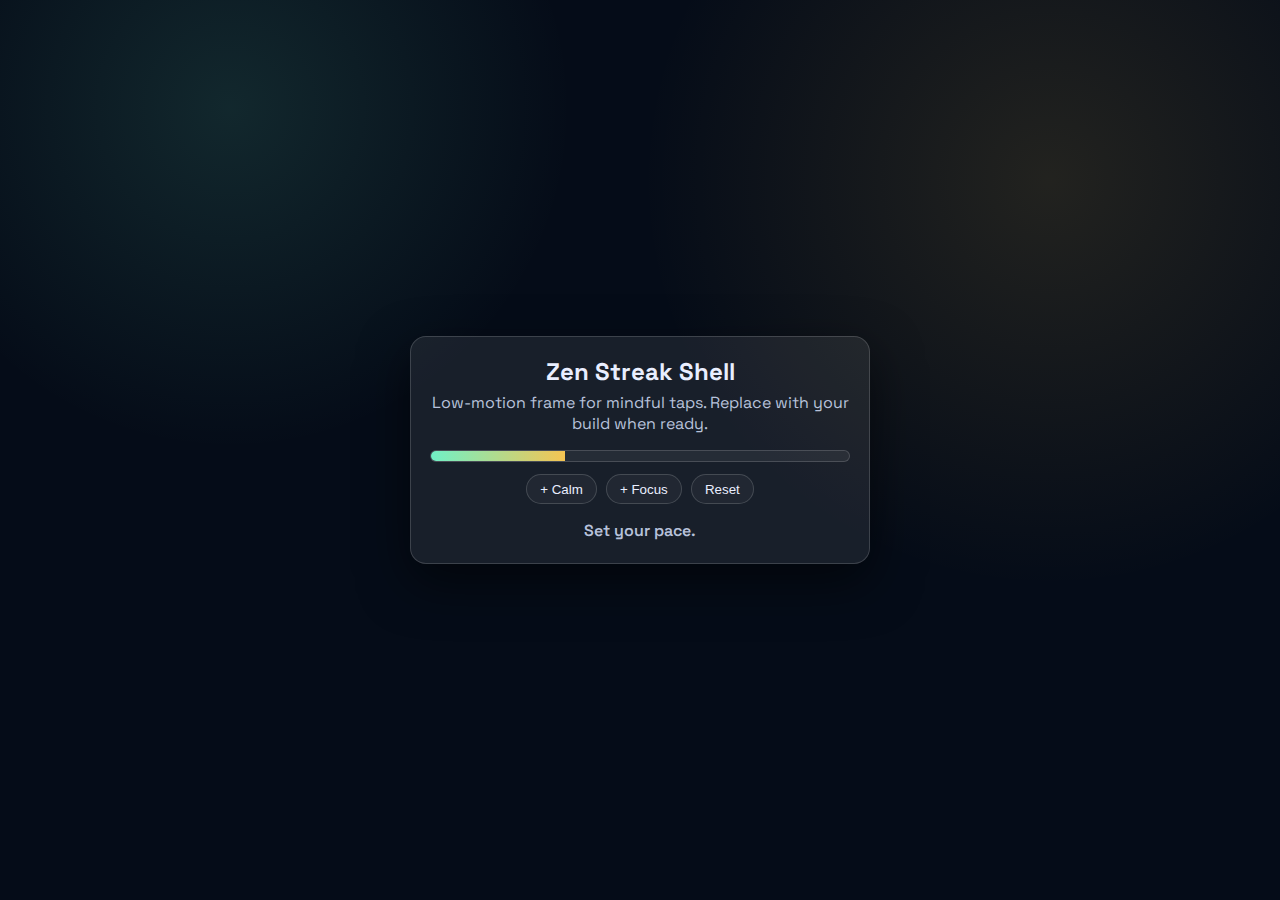
<file: games/game-3/index.html>
<!doctype html>
<html lang="en">
<head>
  <meta charset="utf-8">
  <meta name="viewport" content="width=device-width, initial-scale=1">
  <title>Game Shell 3 — Drift Calm</title>
  <link rel="preconnect" href="https://fonts.googleapis.com">
  <link rel="preconnect" href="https://fonts.gstatic.com" crossorigin>
  <link href="https://fonts.googleapis.com/css2?family=Space+Grotesk:wght@500;700&display=swap" rel="stylesheet">
  <style>
    :root{
      --bg:#050c18;
      --card:rgba(255,255,255,0.08);
      --accent:#f5c452;
      --accent-2:#70f0c7;
      --text:#e9eeff;
      --muted:#b7c2db;
      --border:rgba(255,255,255,0.16);
    }
    *{box-sizing:border-box}
    body{
      margin:0;
      min-height:100vh;
      font-family:"Space Grotesk", system-ui, sans-serif;
      background:radial-gradient(circle at 18% 12%, rgba(112,240,199,0.12), transparent 26%),
                 radial-gradient(circle at 82% 20%, rgba(245,196,82,0.12), transparent 32%),
                 #050c18;
      color:var(--text);
      display:flex;
      align-items:center;
      justify-content:center;
      padding:1rem;
    }
    .shell{
      width:min(460px, 100%);
      background:var(--card);
      border:1px solid var(--border);
      border-radius:16px;
      padding:1.2rem;
      box-shadow:0 18px 50px rgba(0,0,0,0.55);
      text-align:center;
    }
    h1{margin:0 0 0.2rem; font-size:1.5rem}
    p{margin:0.3rem 0; color:var(--muted)}
    .meter{
      margin:1rem 0 0.4rem;
      height:12px;
      border-radius:999px;
      background:rgba(255,255,255,0.06);
      overflow:hidden;
      border:1px solid var(--border);
    }
    .fill{
      height:100%;
      width:32%;
      background:linear-gradient(90deg, var(--accent-2), var(--accent));
      transition:width .25s ease;
    }
    .chips{
      display:flex;
      justify-content:center;
      gap:0.6rem;
      margin:0.8rem 0 1rem;
    }
    .chip{
      padding:0.4rem 0.8rem;
      border-radius:999px;
      border:1px solid var(--border);
      background:rgba(255,255,255,0.04);
      color:var(--text);
      cursor:pointer;
      transition:transform .16s ease, border-color .16s ease;
    }
    .chip:hover{transform:translateY(-2px); border-color:var(--accent-2)}
    .log{
      min-height:24px;
      color:var(--muted);
      font-weight:600;
    }
  </style>
</head>
<body>
  <div class="shell">
    <h1>Zen Streak Shell</h1>
    <p>Low-motion frame for mindful taps. Replace with your build when ready.</p>
    <div class="meter"><div class="fill" id="fill"></div></div>
    <div class="chips">
      <button class="chip" data-boost="15">+ Calm</button>
      <button class="chip" data-boost="22">+ Focus</button>
      <button class="chip" data-boost="-18">Reset</button>
    </div>
    <div class="log" id="log">Set your pace.</div>
  </div>

  <script>
    const fill = document.getElementById("fill");
    const log = document.getElementById("log");
    document.querySelectorAll(".chip").forEach(chip => {
      chip.addEventListener("click", () => {
        const change = Number(chip.dataset.boost);
        const current = parseInt(fill.style.width, 10) || 32;
        const next = Math.min(100, Math.max(8, current + change));
        fill.style.width = next + "%";
        log.textContent = change < 0 ? "Reset to a calm state." : "Boost applied. Keep it light.";
      });
    });
  </script>
</body>
</html>
</file>
